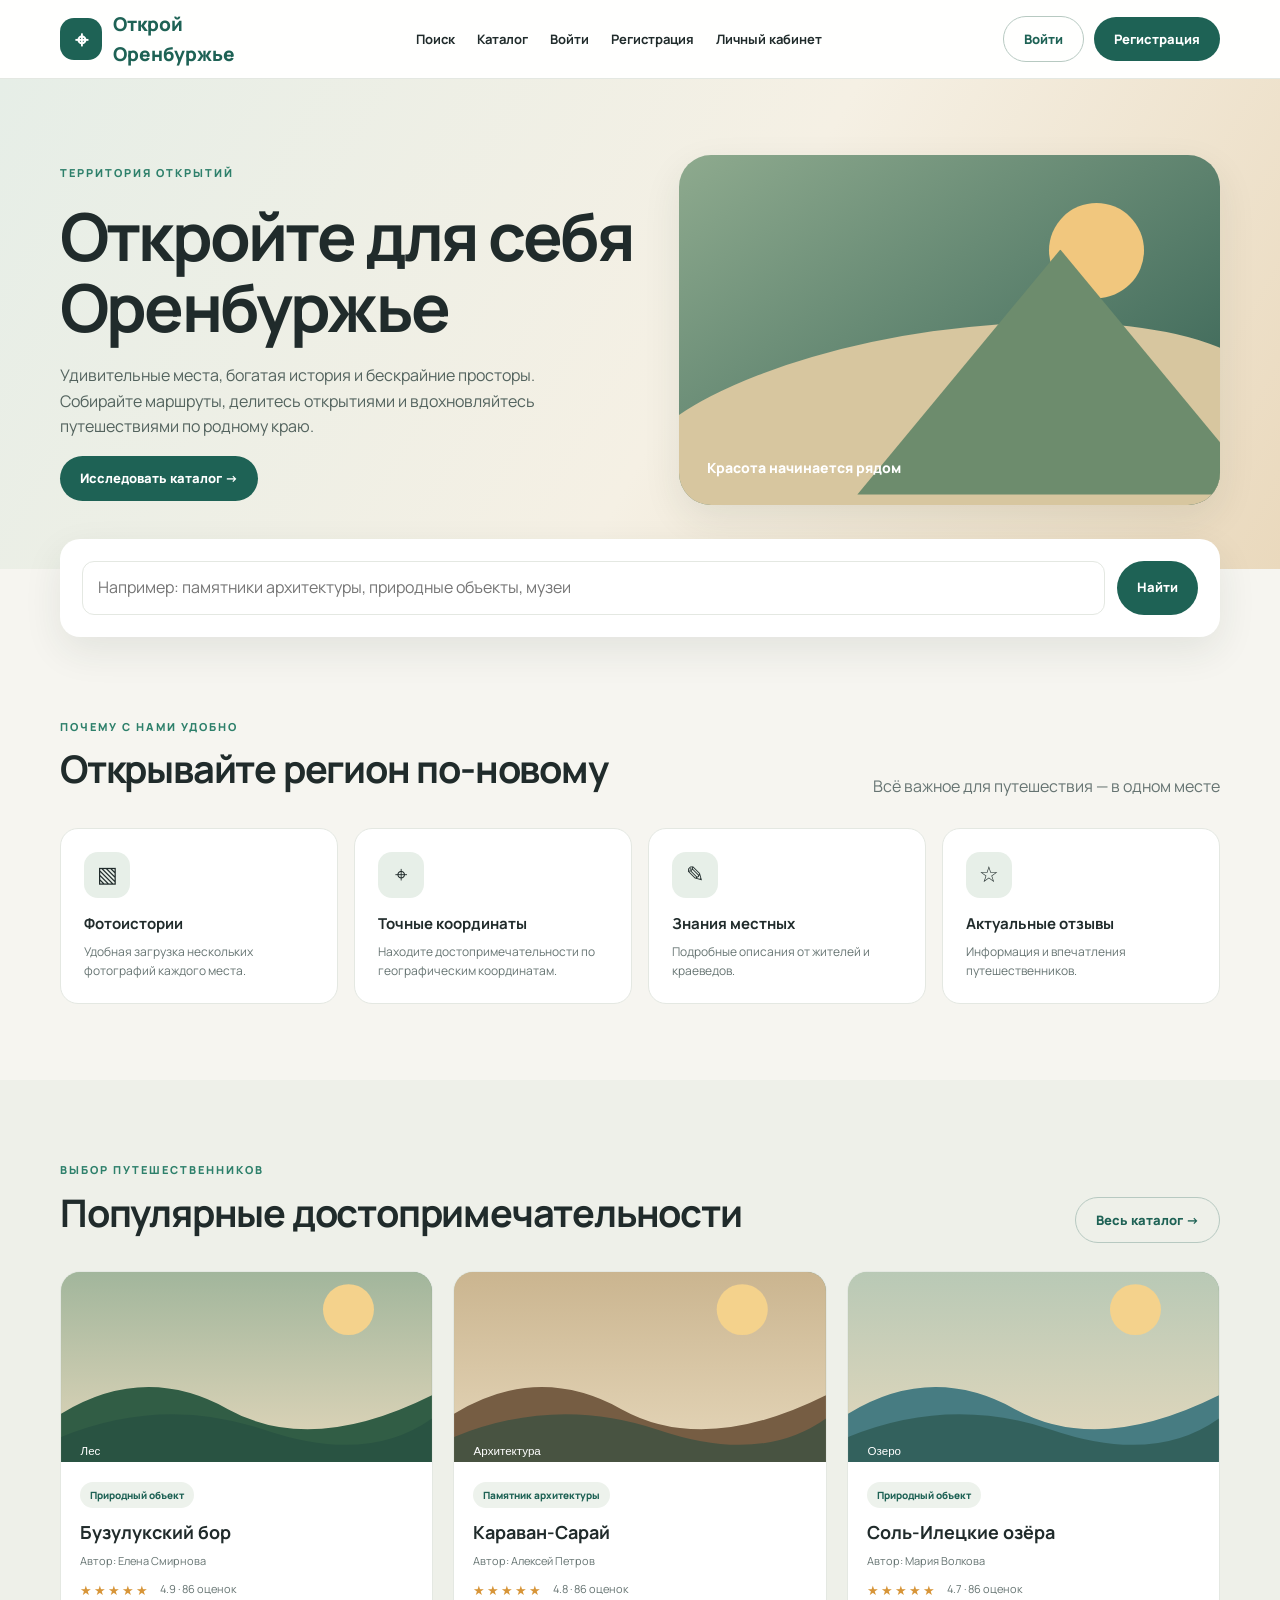
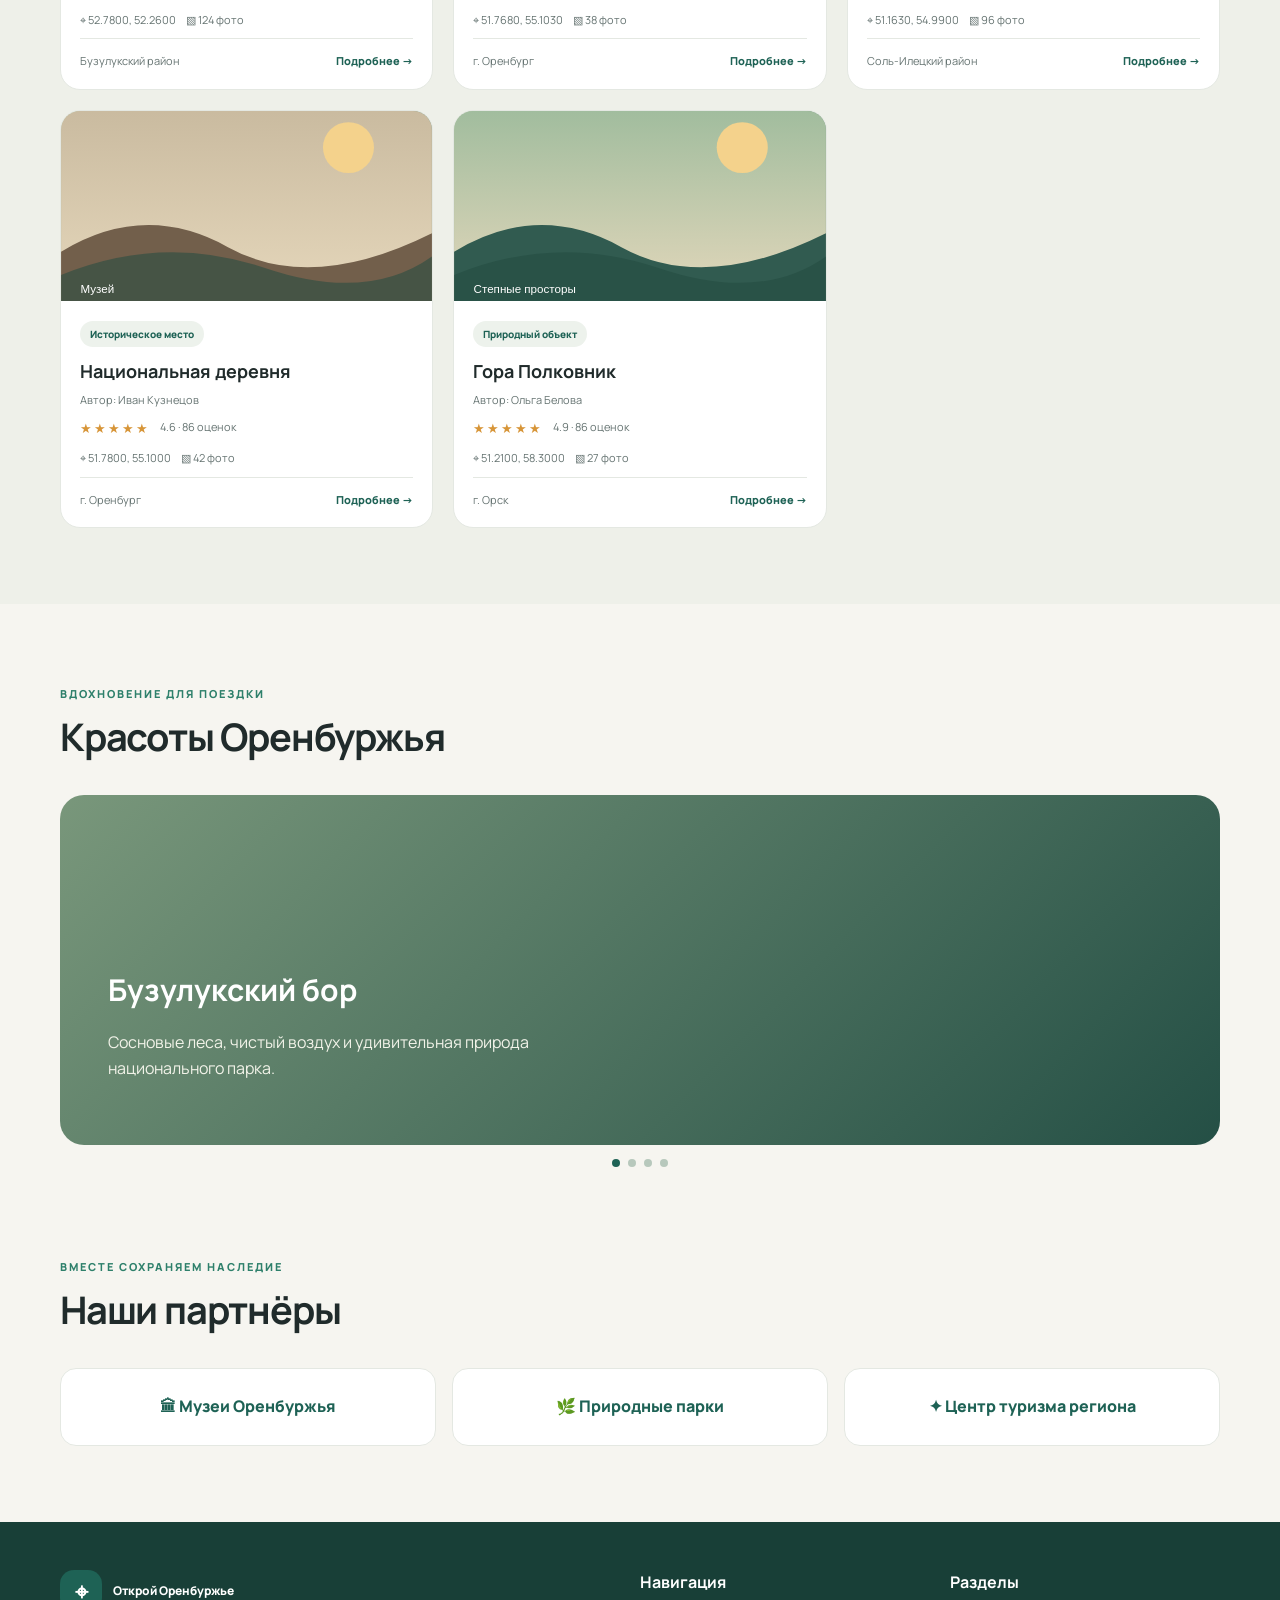
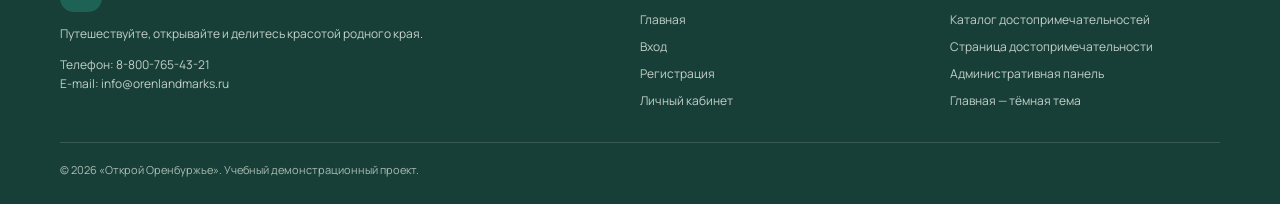
<file: index.html>
<!doctype html><html lang="ru"><head><meta charset="utf-8"><meta name="viewport" content="width=device-width, initial-scale=1"><title>Открой Оренбуржье — путешествия по региону</title><link rel="stylesheet" href="css/style.css"></head><body><header class="site-header"><div class="container header-inner">
<a class="brand" href="index.html"><span class="brand-mark">⌖</span><span>Открой<br>Оренбуржье</span></a>
<input class="menu-toggle" type="checkbox" id="menu-toggle"><label class="menu-icon" for="menu-toggle" aria-label="Открыть меню">☰</label>
<nav class="nav" id="main-nav"><a href="index.html#search-section" id="go-to-search">Поиск</a><a href="catalog.html" id="nav-catalog">Каталог</a><a href="login.html" id="nav-login">Войти</a><a href="register.html" id="nav-register">Регистрация</a><a href="profile.html" id="nav-profile">Личный кабинет</a></nav>
<div class="nav-actions"><a class="btn btn-outline" href="login.html">Войти</a><a class="btn" href="register.html">Регистрация</a></div></div></header>
<section class="hero"><div class="container hero-grid"><div><span class="eyebrow">Территория открытий</span><h1>Откройте для себя<br>Оренбуржье</h1><p>Удивительные места, богатая история и бескрайние просторы. Собирайте маршруты, делитесь открытиями и вдохновляйтесь путешествиями по родному краю.</p><a class="btn" href="catalog.html">Исследовать каталог →</a></div><div class="hero-art"><span class="sun"></span><span class="art-label">Красота начинается рядом</span></div></div></section>
<div class="container"><form class="search-panel" id="search-section" action="catalog.html"><input class="field" id="search-input" list="suggestions" placeholder="Например: памятники архитектуры, природные объекты, музеи"><datalist id="suggestions"><option>Памятники архитектуры</option><option>Природные объекты</option><option>Музеи</option><option>Бузулукский бор</option></datalist><button class="btn" id="search-button">Найти</button></form></div>
<section class="section"><div class="container"><div class="section-head"><div><span class="eyebrow">Почему с нами удобно</span><h2 id="advantages-section">Открывайте регион по-новому</h2></div><p class="section-sub">Всё важное для путешествия — в одном месте</p></div><div class="feature-grid"><div class="feature"><div class="feature-icon">▧</div><h3>Фотоистории</h3><p>Удобная загрузка нескольких фотографий каждого места.</p></div><div class="feature"><div class="feature-icon">⌖</div><h3>Точные координаты</h3><p>Находите достопримечательности по географическим координатам.</p></div><div class="feature"><div class="feature-icon">✎</div><h3>Знания местных</h3><p>Подробные описания от жителей и краеведов.</p></div><div class="feature"><div class="feature-icon">☆</div><h3>Актуальные отзывы</h3><p>Информация и впечатления путешественников.</p></div></div></div></section>
<section class="section" style="background:#eef0e9"><div class="container"><div class="section-head"><div><span class="eyebrow">Выбор путешественников</span><h2 id="popular-section">Популярные достопримечательности</h2></div><a class="btn btn-outline" href="catalog.html">Весь каталог →</a></div><div class="cards"><article class="landmark-card"><a href="landmark.html"><div class="landmark-image"><img src="media/forest.svg" alt="Бузулукский бор"></div></a><div class="card-body"><span class="category">Природный объект</span><h3>Бузулукский бор</h3><p style="font-size:11px;color:var(--muted);margin:0">Автор: Елена Смирнова</p><div class="meta"><span class="stars">★★★★★</span><span>4.9 · 86 оценок</span></div><div class="meta"><span>⌖ 52.7800, 52.2600</span><span>▧ 124 фото</span></div><div class="card-bottom"><span>Бузулукский район</span><a href="landmark.html" style="color:var(--green);font-weight:800">Подробнее →</a></div></div></article>
<article class="landmark-card"><a href="landmark.html"><div class="landmark-image"><img src="media/architecture.svg" alt="Караван-Сарай"></div></a><div class="card-body"><span class="category">Памятник архитектуры</span><h3>Караван-Сарай</h3><p style="font-size:11px;color:var(--muted);margin:0">Автор: Алексей Петров</p><div class="meta"><span class="stars">★★★★★</span><span>4.8 · 86 оценок</span></div><div class="meta"><span>⌖ 51.7680, 55.1030</span><span>▧ 38 фото</span></div><div class="card-bottom"><span>г. Оренбург</span><a href="landmark.html" style="color:var(--green);font-weight:800">Подробнее →</a></div></div></article>
<article class="landmark-card"><a href="landmark.html"><div class="landmark-image"><img src="media/lake.svg" alt="Соль-Илецкие озёра"></div></a><div class="card-body"><span class="category">Природный объект</span><h3>Соль-Илецкие озёра</h3><p style="font-size:11px;color:var(--muted);margin:0">Автор: Мария Волкова</p><div class="meta"><span class="stars">★★★★★</span><span>4.7 · 86 оценок</span></div><div class="meta"><span>⌖ 51.1630, 54.9900</span><span>▧ 96 фото</span></div><div class="card-bottom"><span>Соль-Илецкий район</span><a href="landmark.html" style="color:var(--green);font-weight:800">Подробнее →</a></div></div></article>
<article class="landmark-card"><a href="landmark.html"><div class="landmark-image"><img src="media/museum.svg" alt="Национальная деревня"></div></a><div class="card-body"><span class="category">Историческое место</span><h3>Национальная деревня</h3><p style="font-size:11px;color:var(--muted);margin:0">Автор: Иван Кузнецов</p><div class="meta"><span class="stars">★★★★★</span><span>4.6 · 86 оценок</span></div><div class="meta"><span>⌖ 51.7800, 55.1000</span><span>▧ 42 фото</span></div><div class="card-bottom"><span>г. Оренбург</span><a href="landmark.html" style="color:var(--green);font-weight:800">Подробнее →</a></div></div></article>
<article class="landmark-card"><a href="landmark.html"><div class="landmark-image"><img src="media/steppe.svg" alt="Гора Полковник"></div></a><div class="card-body"><span class="category">Природный объект</span><h3>Гора Полковник</h3><p style="font-size:11px;color:var(--muted);margin:0">Автор: Ольга Белова</p><div class="meta"><span class="stars">★★★★★</span><span>4.9 · 86 оценок</span></div><div class="meta"><span>⌖ 51.2100, 58.3000</span><span>▧ 27 фото</span></div><div class="card-bottom"><span>г. Орск</span><a href="landmark.html" style="color:var(--green);font-weight:800">Подробнее →</a></div></div></article></div></div></section>
<section class="section"><div class="container"><div class="section-head"><div><span class="eyebrow">Вдохновение для поездки</span><h2 id="slider-section">Красоты Оренбуржья</h2></div></div><div class="slider"><div class="slides"><div class="slide"><h3>Бузулукский бор</h3><p>Сосновые леса, чистый воздух и удивительная природа национального парка.</p></div><div class="slide"><h3>Соль-Илецкие озёра</h3><p>Уникальные озёра и просторные степные пейзажи юга области.</p></div><div class="slide"><h3>Караван-Сарай</h3><p>Архитектурная жемчужина Оренбурга и важная часть истории края.</p></div><div class="slide"><h3>Гора Полковник</h3><p>Место, где можно увидеть необычные пейзажи и почувствовать масштаб степи.</p></div></div></div><div class="slider-dots" id="slider-indicators"><span></span><span></span><span></span><span></span></div></div></section>
<section class="section" style="padding-top:10px"><div class="container"><div class="section-head"><div><span class="eyebrow">Вместе сохраняем наследие</span><h2 id="partners-section">Наши партнёры</h2></div></div><div class="partners"><div class="partner">🏛 Музеи Оренбуржья</div><div class="partner">🌿 Природные парки</div><div class="partner">✦ Центр туризма региона</div></div></div></section><footer class="footer" id="footer"><div class="container"><div class="footer-grid"><div><a class="brand" href="index.html"><span class="brand-mark">⌖</span><span style="color:white">Открой Оренбуржье</span></a><p>Путешествуйте, открывайте и делитесь красотой родного края.</p><p>Телефон: 8-800-765-43-21<br>E-mail: info@orenlandmarks.ru</p></div><div><h4>Навигация</h4><div class="footer-links"><a href="index.html">Главная</a><a href="login.html">Вход</a><a href="register.html">Регистрация</a><a href="profile.html">Личный кабинет</a></div></div><div><h4>Разделы</h4><div class="footer-links"><a href="catalog.html">Каталог достопримечательностей</a><a href="landmark.html">Страница достопримечательности</a><a href="admin.html">Административная панель</a><a href="index_dark.html">Главная — тёмная тема</a></div></div></div><div class="copyright">© 2026 «Открой Оренбуржье». Учебный демонстрационный проект.</div></div></footer></body></html>
</file>
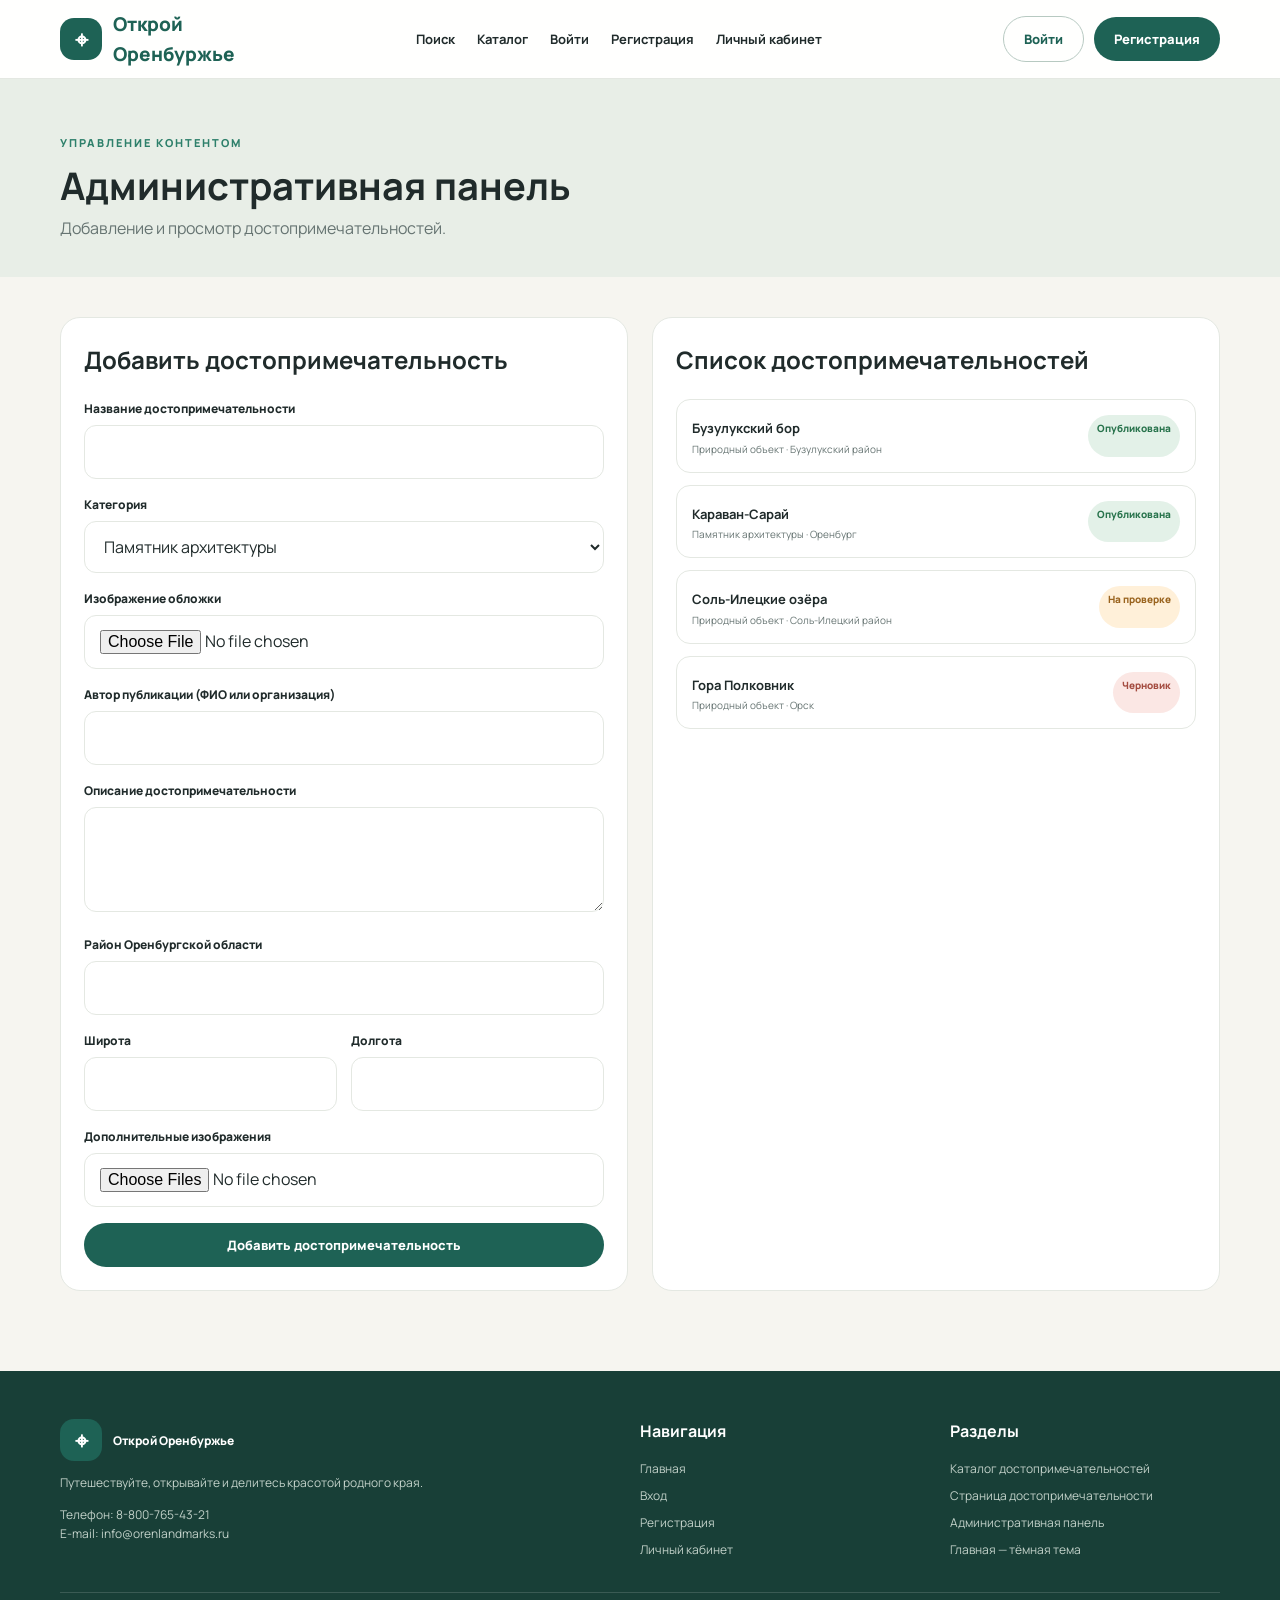
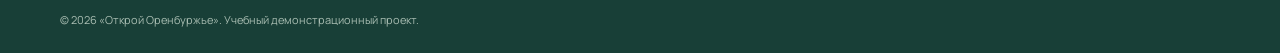
<file: admin.html>
<!doctype html><html lang="ru"><head><meta charset="utf-8"><meta name="viewport" content="width=device-width, initial-scale=1"><title>Административная панель — Открой Оренбуржье</title><link rel="stylesheet" href="css/style.css"></head><body><header class="site-header"><div class="container header-inner">
<a class="brand" href="index.html"><span class="brand-mark">⌖</span><span>Открой<br>Оренбуржье</span></a>
<input class="menu-toggle" type="checkbox" id="menu-toggle"><label class="menu-icon" for="menu-toggle" aria-label="Открыть меню">☰</label>
<nav class="nav" id="main-nav"><a href="index.html#search-section" id="go-to-search">Поиск</a><a href="catalog.html" id="nav-catalog">Каталог</a><a href="login.html" id="nav-login">Войти</a><a href="register.html" id="nav-register">Регистрация</a><a href="profile.html" id="nav-profile">Личный кабинет</a></nav>
<div class="nav-actions"><a class="btn btn-outline" href="login.html">Войти</a><a class="btn" href="register.html">Регистрация</a></div></div></header><section class="page-hero"><div class="container"><span class="eyebrow">Управление контентом</span><h1>Административная панель</h1><p class="section-sub">Добавление и просмотр достопримечательностей.</p></div></section><main class="container admin-layout" id="admin-page"><div class="admin-grid"><section class="panel"><h2 style="margin-top:0">Добавить достопримечательность</h2><form id="admin-add-form"><div class="form-group"><label for="admin-landmark-title">Название достопримечательности</label><input class="field" id="admin-landmark-title" required></div><div class="form-group"><label for="admin-landmark-category">Категория</label><select class="field" id="admin-landmark-category"><option>Памятник архитектуры</option><option>Природный объект</option><option>Музей</option><option>Историческое место</option><option>Религиозное сооружение</option><option>Другое</option></select></div><div class="form-group"><label for="admin-landmark-cover">Изображение обложки</label><input class="field" type="file" id="admin-landmark-cover" accept="image/*"></div><div class="form-group"><label for="admin-landmark-author">Автор публикации (ФИО или организация)</label><input class="field" id="admin-landmark-author" required></div><div class="form-group"><label for="admin-landmark-desc">Описание достопримечательности</label><textarea class="field" id="admin-landmark-desc" rows="3"></textarea></div><div class="form-group"><label for="admin-landmark-district">Район Оренбургской области</label><input class="field" id="admin-landmark-district"></div><div class="two-col"><div class="form-group"><label for="admin-landmark-lat">Широта</label><input class="field" id="admin-landmark-lat"></div><div class="form-group"><label for="admin-landmark-lng">Долгота</label><input class="field" id="admin-landmark-lng"></div></div><div class="form-group"><label for="admin-landmark-images">Дополнительные изображения</label><input class="field" type="file" id="admin-landmark-images" multiple accept="image/*"></div><button class="btn full" id="admin-add-btn" type="submit">Добавить достопримечательность</button></form></section><section class="panel"><h2 style="margin-top:0">Список достопримечательностей</h2><div class="admin-list" id="admin-landmarks-list"><div class="admin-tile"><div><strong>Бузулукский бор</strong><small>Природный объект · Бузулукский район</small></div><span class="status ok">Опубликована</span></div><div class="admin-tile"><div><strong>Караван-Сарай</strong><small>Памятник архитектуры · Оренбург</small></div><span class="status ok">Опубликована</span></div><div class="admin-tile"><div><strong>Соль-Илецкие озёра</strong><small>Природный объект · Соль-Илецкий район</small></div><span class="status">На проверке</span></div><div class="admin-tile"><div><strong>Гора Полковник</strong><small>Природный объект · Орск</small></div><span class="status no">Черновик</span></div></div></section></div></main><footer class="footer" id="footer"><div class="container"><div class="footer-grid"><div><a class="brand" href="index.html"><span class="brand-mark">⌖</span><span style="color:white">Открой Оренбуржье</span></a><p>Путешествуйте, открывайте и делитесь красотой родного края.</p><p>Телефон: 8-800-765-43-21<br>E-mail: info@orenlandmarks.ru</p></div><div><h4>Навигация</h4><div class="footer-links"><a href="index.html">Главная</a><a href="login.html">Вход</a><a href="register.html">Регистрация</a><a href="profile.html">Личный кабинет</a></div></div><div><h4>Разделы</h4><div class="footer-links"><a href="catalog.html">Каталог достопримечательностей</a><a href="landmark.html">Страница достопримечательности</a><a href="admin.html">Административная панель</a><a href="index_dark.html">Главная — тёмная тема</a></div></div></div><div class="copyright">© 2026 «Открой Оренбуржье». Учебный демонстрационный проект.</div></div></footer></body></html>
</file>
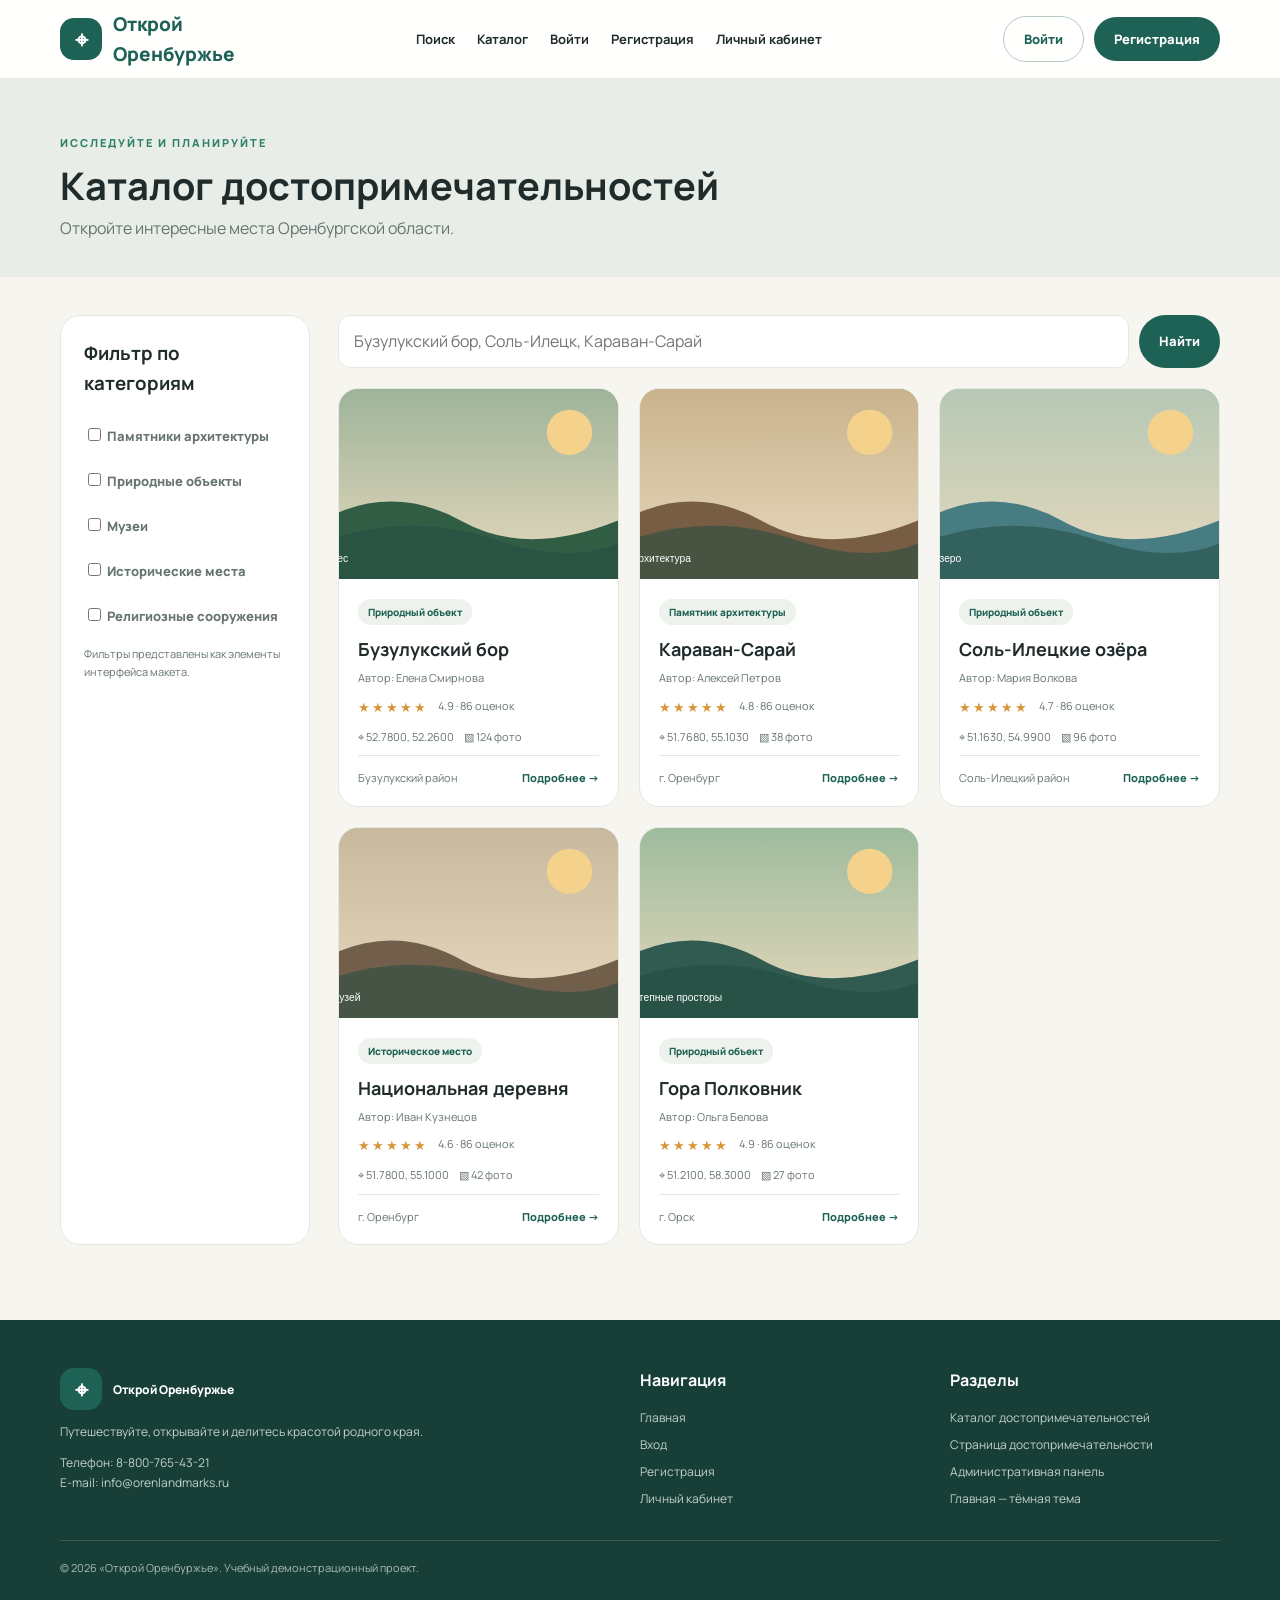
<file: catalog.html>
<!doctype html><html lang="ru"><head><meta charset="utf-8"><meta name="viewport" content="width=device-width, initial-scale=1"><title>Каталог — Открой Оренбуржье</title><link rel="stylesheet" href="css/style.css"></head><body><header class="site-header"><div class="container header-inner">
<a class="brand" href="index.html"><span class="brand-mark">⌖</span><span>Открой<br>Оренбуржье</span></a>
<input class="menu-toggle" type="checkbox" id="menu-toggle"><label class="menu-icon" for="menu-toggle" aria-label="Открыть меню">☰</label>
<nav class="nav" id="main-nav"><a href="index.html#search-section" id="go-to-search">Поиск</a><a href="catalog.html" id="nav-catalog">Каталог</a><a href="login.html" id="nav-login">Войти</a><a href="register.html" id="nav-register">Регистрация</a><a href="profile.html" id="nav-profile">Личный кабинет</a></nav>
<div class="nav-actions"><a class="btn btn-outline" href="login.html">Войти</a><a class="btn" href="register.html">Регистрация</a></div></div></header><section class="page-hero"><div class="container"><span class="eyebrow">Исследуйте и планируйте</span><h1>Каталог достопримечательностей</h1><p class="section-sub">Откройте интересные места Оренбургской области.</p></div></section><main class="container page-layout" id="catalog-page"><aside class="panel filter-panel" id="filter-panel"><h3>Фильтр по категориям</h3><label class="filter-option"><input type="checkbox"> Памятники архитектуры</label><label class="filter-option"><input type="checkbox"> Природные объекты</label><label class="filter-option"><input type="checkbox"> Музеи</label><label class="filter-option"><input type="checkbox"> Исторические места</label><label class="filter-option"><input type="checkbox"> Религиозные сооружения</label><p style="font-size:11px;color:var(--muted)">Фильтры представлены как элементы интерфейса макета.</p></aside><section><form class="catalog-tools" action="#catalog-results"><input class="field" id="catalog-search" list="catalog-suggestions" placeholder="Бузулукский бор, Соль-Илецк, Караван-Сарай"><datalist id="catalog-suggestions"><option>Бузулукский бор</option><option>Соль-Илецк</option><option>Караван-Сарай</option></datalist><button class="btn" id="catalog-search-btn">Найти</button></form><div class="cards" id="catalog-results"><article class="landmark-card"><a href="landmark.html"><div class="landmark-image"><img src="media/forest.svg" alt="Бузулукский бор"></div></a><div class="card-body"><span class="category">Природный объект</span><h3>Бузулукский бор</h3><p style="font-size:11px;color:var(--muted);margin:0">Автор: Елена Смирнова</p><div class="meta"><span class="stars">★★★★★</span><span>4.9 · 86 оценок</span></div><div class="meta"><span>⌖ 52.7800, 52.2600</span><span>▧ 124 фото</span></div><div class="card-bottom"><span>Бузулукский район</span><a href="landmark.html" style="color:var(--green);font-weight:800">Подробнее →</a></div></div></article>
<article class="landmark-card"><a href="landmark.html"><div class="landmark-image"><img src="media/architecture.svg" alt="Караван-Сарай"></div></a><div class="card-body"><span class="category">Памятник архитектуры</span><h3>Караван-Сарай</h3><p style="font-size:11px;color:var(--muted);margin:0">Автор: Алексей Петров</p><div class="meta"><span class="stars">★★★★★</span><span>4.8 · 86 оценок</span></div><div class="meta"><span>⌖ 51.7680, 55.1030</span><span>▧ 38 фото</span></div><div class="card-bottom"><span>г. Оренбург</span><a href="landmark.html" style="color:var(--green);font-weight:800">Подробнее →</a></div></div></article>
<article class="landmark-card"><a href="landmark.html"><div class="landmark-image"><img src="media/lake.svg" alt="Соль-Илецкие озёра"></div></a><div class="card-body"><span class="category">Природный объект</span><h3>Соль-Илецкие озёра</h3><p style="font-size:11px;color:var(--muted);margin:0">Автор: Мария Волкова</p><div class="meta"><span class="stars">★★★★★</span><span>4.7 · 86 оценок</span></div><div class="meta"><span>⌖ 51.1630, 54.9900</span><span>▧ 96 фото</span></div><div class="card-bottom"><span>Соль-Илецкий район</span><a href="landmark.html" style="color:var(--green);font-weight:800">Подробнее →</a></div></div></article>
<article class="landmark-card"><a href="landmark.html"><div class="landmark-image"><img src="media/museum.svg" alt="Национальная деревня"></div></a><div class="card-body"><span class="category">Историческое место</span><h3>Национальная деревня</h3><p style="font-size:11px;color:var(--muted);margin:0">Автор: Иван Кузнецов</p><div class="meta"><span class="stars">★★★★★</span><span>4.6 · 86 оценок</span></div><div class="meta"><span>⌖ 51.7800, 55.1000</span><span>▧ 42 фото</span></div><div class="card-bottom"><span>г. Оренбург</span><a href="landmark.html" style="color:var(--green);font-weight:800">Подробнее →</a></div></div></article>
<article class="landmark-card"><a href="landmark.html"><div class="landmark-image"><img src="media/steppe.svg" alt="Гора Полковник"></div></a><div class="card-body"><span class="category">Природный объект</span><h3>Гора Полковник</h3><p style="font-size:11px;color:var(--muted);margin:0">Автор: Ольга Белова</p><div class="meta"><span class="stars">★★★★★</span><span>4.9 · 86 оценок</span></div><div class="meta"><span>⌖ 51.2100, 58.3000</span><span>▧ 27 фото</span></div><div class="card-bottom"><span>г. Орск</span><a href="landmark.html" style="color:var(--green);font-weight:800">Подробнее →</a></div></div></article></div></section></main><footer class="footer" id="footer"><div class="container"><div class="footer-grid"><div><a class="brand" href="index.html"><span class="brand-mark">⌖</span><span style="color:white">Открой Оренбуржье</span></a><p>Путешествуйте, открывайте и делитесь красотой родного края.</p><p>Телефон: 8-800-765-43-21<br>E-mail: info@orenlandmarks.ru</p></div><div><h4>Навигация</h4><div class="footer-links"><a href="index.html">Главная</a><a href="login.html">Вход</a><a href="register.html">Регистрация</a><a href="profile.html">Личный кабинет</a></div></div><div><h4>Разделы</h4><div class="footer-links"><a href="catalog.html">Каталог достопримечательностей</a><a href="landmark.html">Страница достопримечательности</a><a href="admin.html">Административная панель</a><a href="index_dark.html">Главная — тёмная тема</a></div></div></div><div class="copyright">© 2026 «Открой Оренбуржье». Учебный демонстрационный проект.</div></div></footer></body></html>
</file>
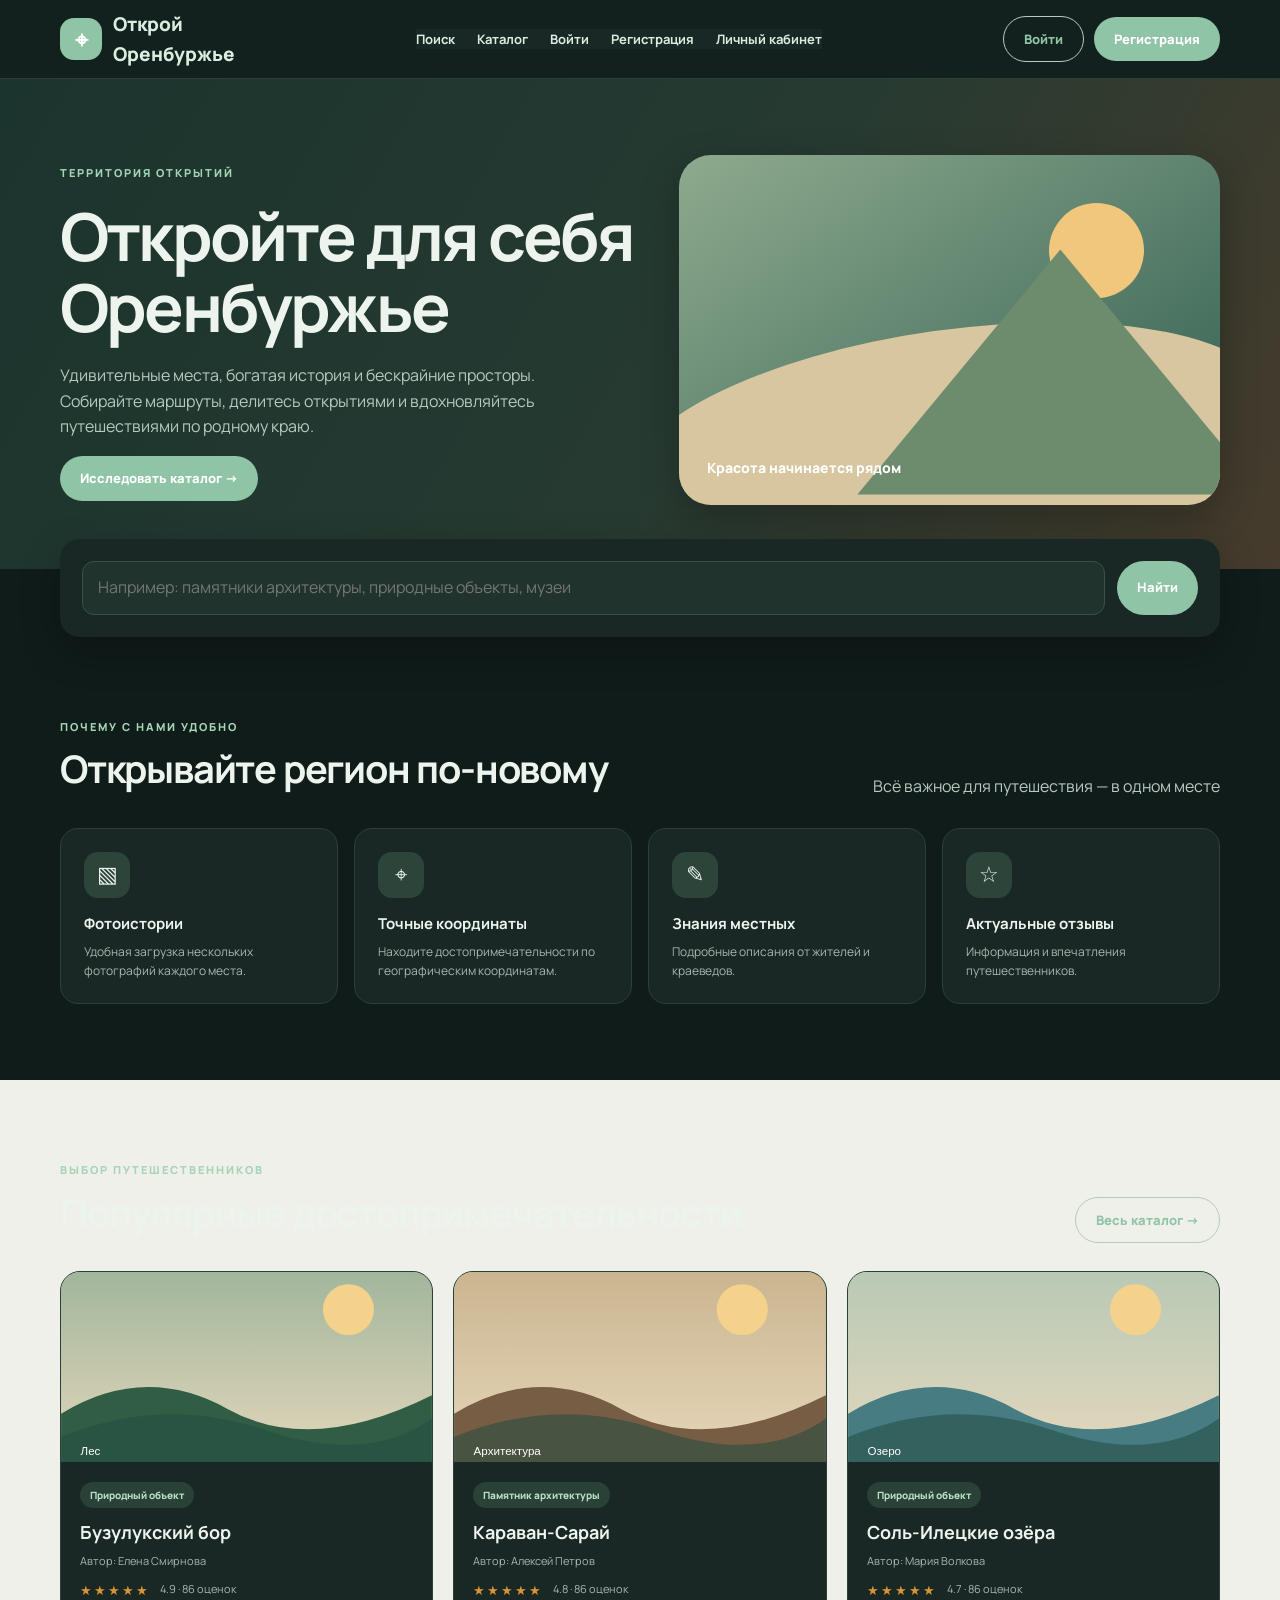
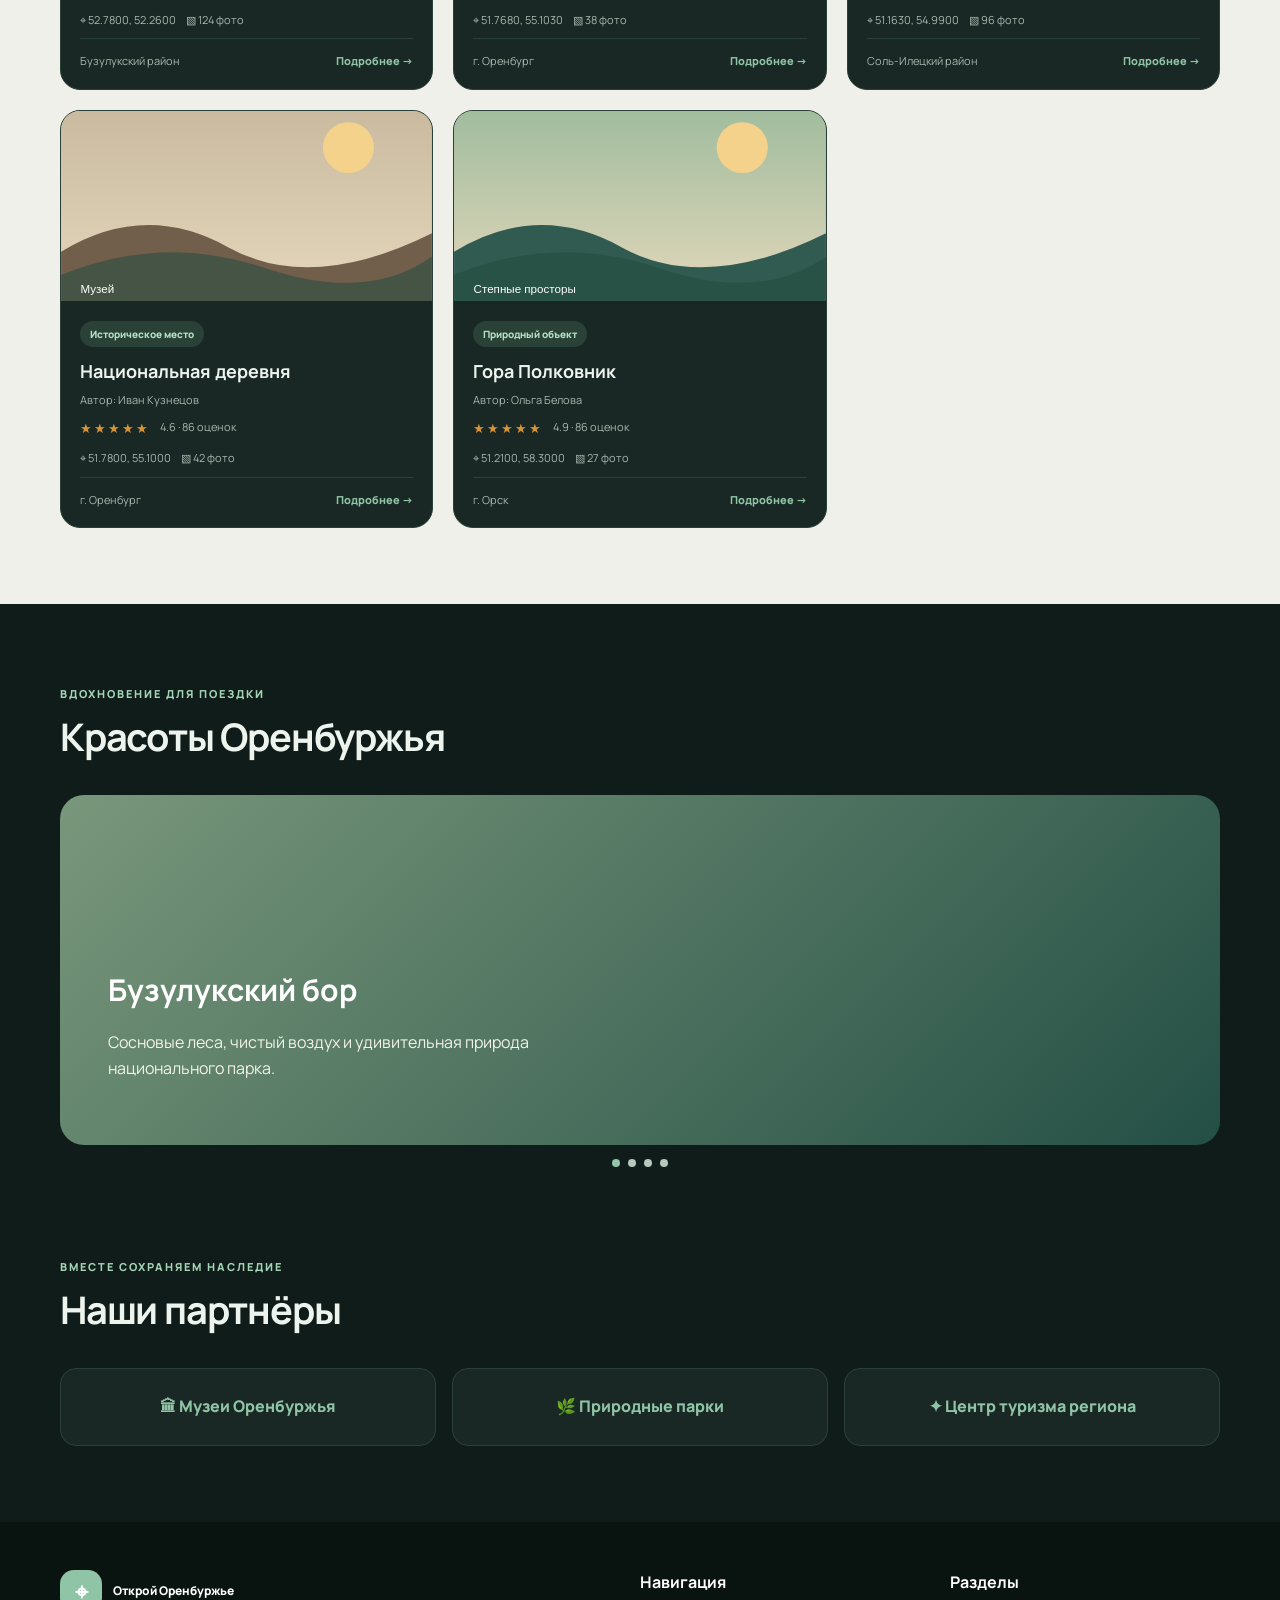
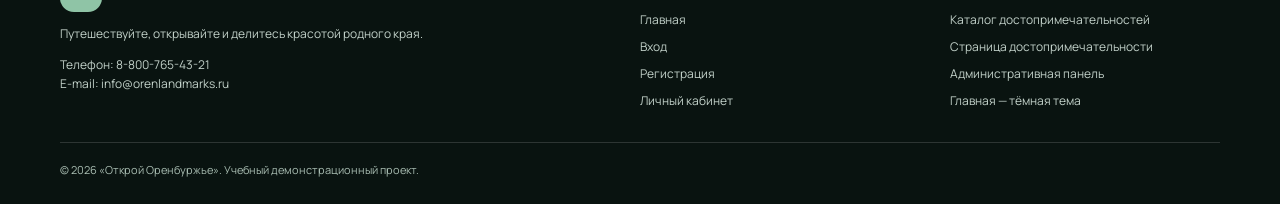
<file: index_dark.html>
<!doctype html><html lang="ru"><head><meta charset="utf-8"><meta name="viewport" content="width=device-width, initial-scale=1"><title>Открой Оренбуржье — путешествия по региону</title><link rel="stylesheet" href="css/style.css"></head><body class="dark"><header class="site-header"><div class="container header-inner">
<a class="brand" href="index.html"><span class="brand-mark">⌖</span><span>Открой<br>Оренбуржье</span></a>
<input class="menu-toggle" type="checkbox" id="menu-toggle"><label class="menu-icon" for="menu-toggle" aria-label="Открыть меню">☰</label>
<nav class="nav" id="main-nav-dark"><a href="index.html#search-section" id="go-to-search">Поиск</a><a href="catalog.html" id="nav-catalog">Каталог</a><a href="login.html" id="nav-login">Войти</a><a href="register.html" id="nav-register">Регистрация</a><a href="profile.html" id="nav-profile">Личный кабинет</a></nav>
<div class="nav-actions"><a class="btn btn-outline" href="login.html">Войти</a><a class="btn" href="register.html">Регистрация</a></div></div></header>
<section class="hero"><div class="container hero-grid"><div><span class="eyebrow">Территория открытий</span><h1>Откройте для себя<br>Оренбуржье</h1><p>Удивительные места, богатая история и бескрайние просторы. Собирайте маршруты, делитесь открытиями и вдохновляйтесь путешествиями по родному краю.</p><a class="btn" href="catalog.html">Исследовать каталог →</a></div><div class="hero-art"><span class="sun"></span><span class="art-label">Красота начинается рядом</span></div></div></section>
<div class="container"><form class="search-panel" id="search-section-dark" action="catalog.html"><input class="field" id="search-input-dark" list="suggestions" placeholder="Например: памятники архитектуры, природные объекты, музеи"><datalist id="suggestions"><option>Памятники архитектуры</option><option>Природные объекты</option><option>Музеи</option><option>Бузулукский бор</option></datalist><button class="btn" id="search-button-dark">Найти</button></form></div>
<section class="section"><div class="container"><div class="section-head"><div><span class="eyebrow">Почему с нами удобно</span><h2 id="advantages-section-dark">Открывайте регион по-новому</h2></div><p class="section-sub">Всё важное для путешествия — в одном месте</p></div><div class="feature-grid"><div class="feature"><div class="feature-icon">▧</div><h3>Фотоистории</h3><p>Удобная загрузка нескольких фотографий каждого места.</p></div><div class="feature"><div class="feature-icon">⌖</div><h3>Точные координаты</h3><p>Находите достопримечательности по географическим координатам.</p></div><div class="feature"><div class="feature-icon">✎</div><h3>Знания местных</h3><p>Подробные описания от жителей и краеведов.</p></div><div class="feature"><div class="feature-icon">☆</div><h3>Актуальные отзывы</h3><p>Информация и впечатления путешественников.</p></div></div></div></section>
<section class="section" style="background:#eef0e9"><div class="container"><div class="section-head"><div><span class="eyebrow">Выбор путешественников</span><h2 id="popular-section-dark">Популярные достопримечательности</h2></div><a class="btn btn-outline" href="catalog.html">Весь каталог →</a></div><div class="cards"><article class="landmark-card"><a href="landmark.html"><div class="landmark-image"><img src="media/forest.svg" alt="Бузулукский бор"></div></a><div class="card-body"><span class="category">Природный объект</span><h3>Бузулукский бор</h3><p style="font-size:11px;color:var(--muted);margin:0">Автор: Елена Смирнова</p><div class="meta"><span class="stars">★★★★★</span><span>4.9 · 86 оценок</span></div><div class="meta"><span>⌖ 52.7800, 52.2600</span><span>▧ 124 фото</span></div><div class="card-bottom"><span>Бузулукский район</span><a href="landmark.html" style="color:var(--green);font-weight:800">Подробнее →</a></div></div></article>
<article class="landmark-card"><a href="landmark.html"><div class="landmark-image"><img src="media/architecture.svg" alt="Караван-Сарай"></div></a><div class="card-body"><span class="category">Памятник архитектуры</span><h3>Караван-Сарай</h3><p style="font-size:11px;color:var(--muted);margin:0">Автор: Алексей Петров</p><div class="meta"><span class="stars">★★★★★</span><span>4.8 · 86 оценок</span></div><div class="meta"><span>⌖ 51.7680, 55.1030</span><span>▧ 38 фото</span></div><div class="card-bottom"><span>г. Оренбург</span><a href="landmark.html" style="color:var(--green);font-weight:800">Подробнее →</a></div></div></article>
<article class="landmark-card"><a href="landmark.html"><div class="landmark-image"><img src="media/lake.svg" alt="Соль-Илецкие озёра"></div></a><div class="card-body"><span class="category">Природный объект</span><h3>Соль-Илецкие озёра</h3><p style="font-size:11px;color:var(--muted);margin:0">Автор: Мария Волкова</p><div class="meta"><span class="stars">★★★★★</span><span>4.7 · 86 оценок</span></div><div class="meta"><span>⌖ 51.1630, 54.9900</span><span>▧ 96 фото</span></div><div class="card-bottom"><span>Соль-Илецкий район</span><a href="landmark.html" style="color:var(--green);font-weight:800">Подробнее →</a></div></div></article>
<article class="landmark-card"><a href="landmark.html"><div class="landmark-image"><img src="media/museum.svg" alt="Национальная деревня"></div></a><div class="card-body"><span class="category">Историческое место</span><h3>Национальная деревня</h3><p style="font-size:11px;color:var(--muted);margin:0">Автор: Иван Кузнецов</p><div class="meta"><span class="stars">★★★★★</span><span>4.6 · 86 оценок</span></div><div class="meta"><span>⌖ 51.7800, 55.1000</span><span>▧ 42 фото</span></div><div class="card-bottom"><span>г. Оренбург</span><a href="landmark.html" style="color:var(--green);font-weight:800">Подробнее →</a></div></div></article>
<article class="landmark-card"><a href="landmark.html"><div class="landmark-image"><img src="media/steppe.svg" alt="Гора Полковник"></div></a><div class="card-body"><span class="category">Природный объект</span><h3>Гора Полковник</h3><p style="font-size:11px;color:var(--muted);margin:0">Автор: Ольга Белова</p><div class="meta"><span class="stars">★★★★★</span><span>4.9 · 86 оценок</span></div><div class="meta"><span>⌖ 51.2100, 58.3000</span><span>▧ 27 фото</span></div><div class="card-bottom"><span>г. Орск</span><a href="landmark.html" style="color:var(--green);font-weight:800">Подробнее →</a></div></div></article></div></div></section>
<section class="section"><div class="container"><div class="section-head"><div><span class="eyebrow">Вдохновение для поездки</span><h2 id="slider-section-dark">Красоты Оренбуржья</h2></div></div><div class="slider"><div class="slides"><div class="slide"><h3>Бузулукский бор</h3><p>Сосновые леса, чистый воздух и удивительная природа национального парка.</p></div><div class="slide"><h3>Соль-Илецкие озёра</h3><p>Уникальные озёра и просторные степные пейзажи юга области.</p></div><div class="slide"><h3>Караван-Сарай</h3><p>Архитектурная жемчужина Оренбурга и важная часть истории края.</p></div><div class="slide"><h3>Гора Полковник</h3><p>Место, где можно увидеть необычные пейзажи и почувствовать масштаб степи.</p></div></div></div><div class="slider-dots" id="slider-indicators-dark"><span></span><span></span><span></span><span></span></div></div></section>
<section class="section" style="padding-top:10px"><div class="container"><div class="section-head"><div><span class="eyebrow">Вместе сохраняем наследие</span><h2 id="partners-section-dark">Наши партнёры</h2></div></div><div class="partners"><div class="partner">🏛 Музеи Оренбуржья</div><div class="partner">🌿 Природные парки</div><div class="partner">✦ Центр туризма региона</div></div></div></section><footer class="footer" id="footer"><div class="container"><div class="footer-grid"><div><a class="brand" href="index.html"><span class="brand-mark">⌖</span><span style="color:white">Открой Оренбуржье</span></a><p>Путешествуйте, открывайте и делитесь красотой родного края.</p><p>Телефон: 8-800-765-43-21<br>E-mail: info@orenlandmarks.ru</p></div><div><h4>Навигация</h4><div class="footer-links"><a href="index.html">Главная</a><a href="login.html">Вход</a><a href="register.html">Регистрация</a><a href="profile.html">Личный кабинет</a></div></div><div><h4>Разделы</h4><div class="footer-links"><a href="catalog.html">Каталог достопримечательностей</a><a href="landmark.html">Страница достопримечательности</a><a href="admin.html">Административная панель</a><a href="index_dark.html">Главная — тёмная тема</a></div></div></div><div class="copyright">© 2026 «Открой Оренбуржье». Учебный демонстрационный проект.</div></div></footer></body></html>
</file>
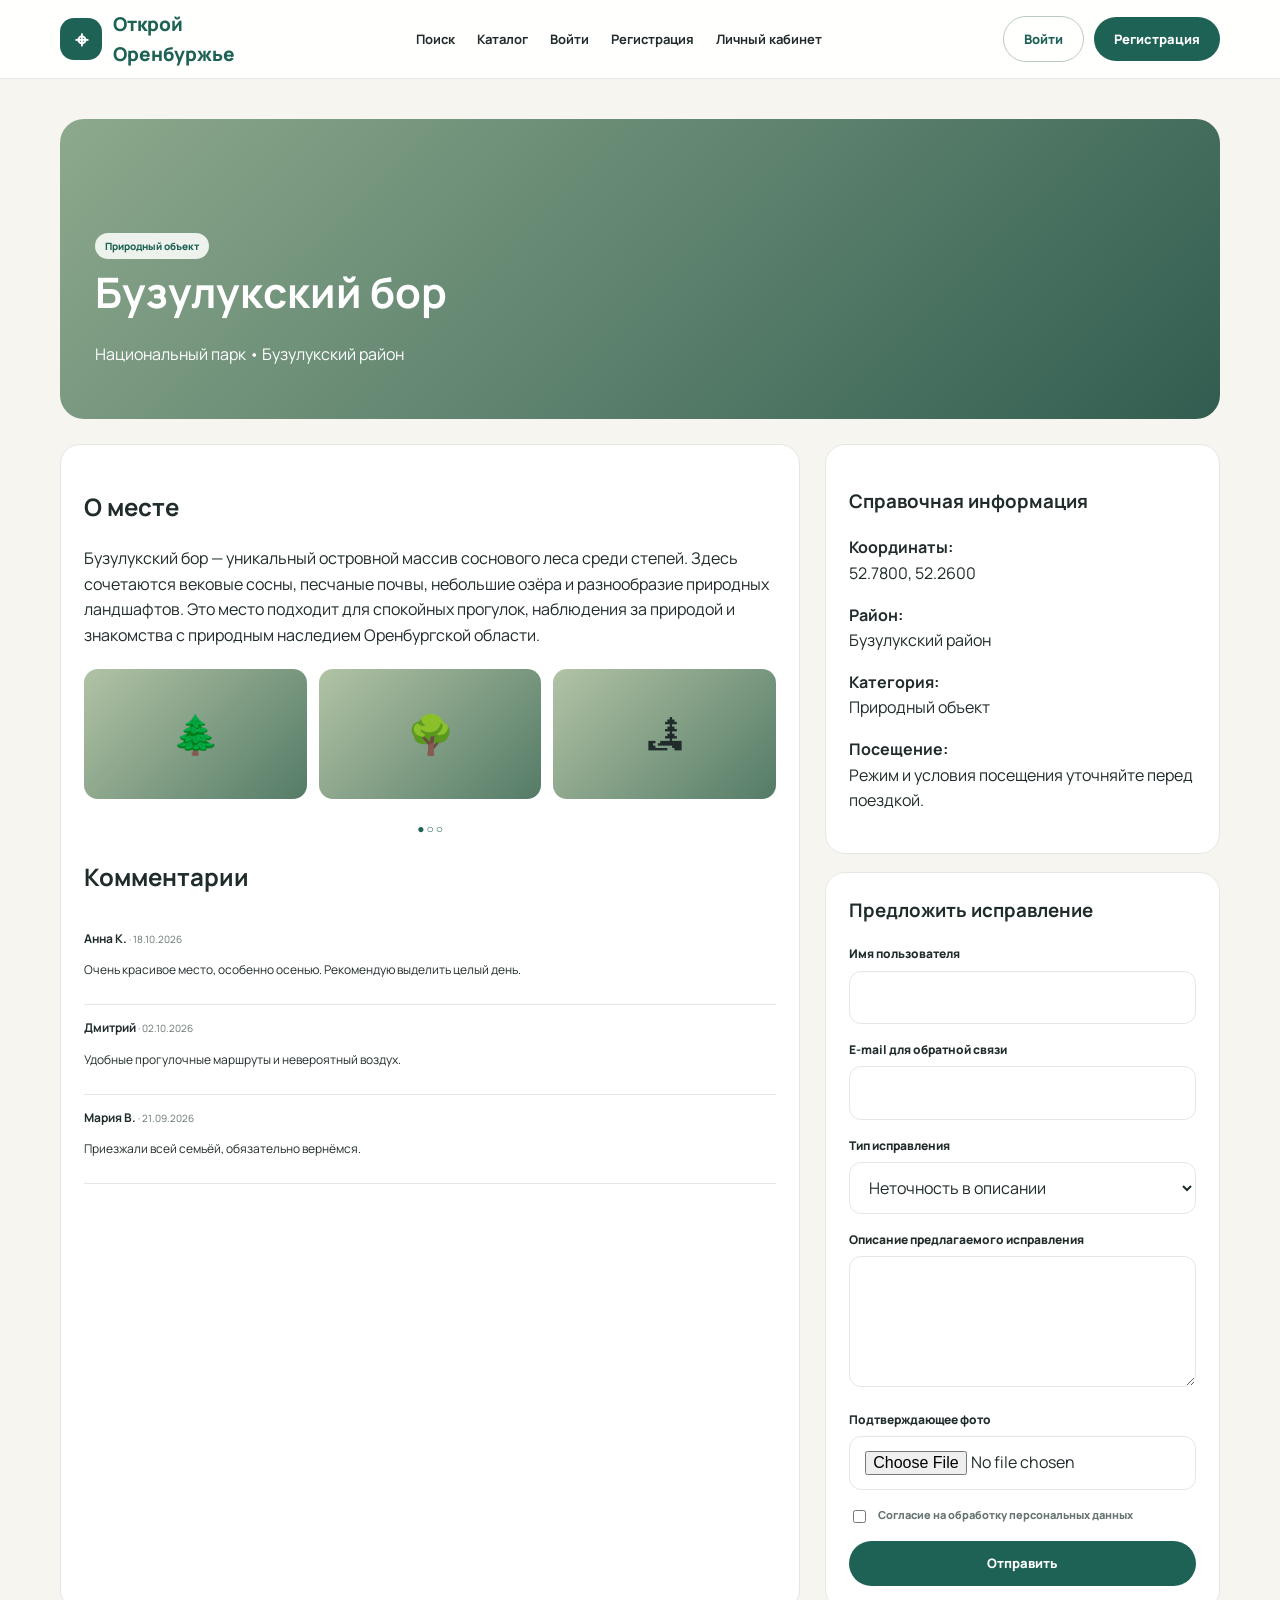
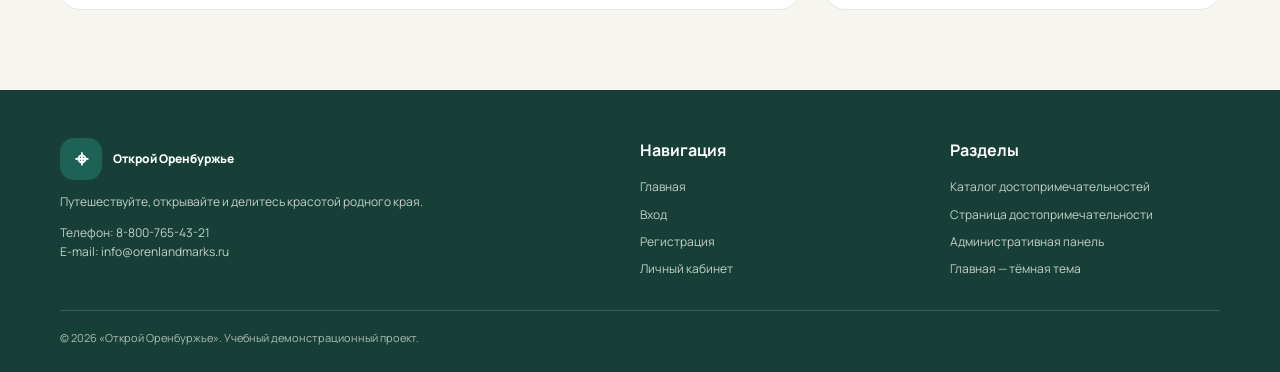
<file: landmark.html>
<!doctype html><html lang="ru"><head><meta charset="utf-8"><meta name="viewport" content="width=device-width, initial-scale=1"><title>Бузулукский бор — Открой Оренбуржье</title><link rel="stylesheet" href="css/style.css"></head><body><header class="site-header"><div class="container header-inner">
<a class="brand" href="index.html"><span class="brand-mark">⌖</span><span>Открой<br>Оренбуржье</span></a>
<input class="menu-toggle" type="checkbox" id="menu-toggle"><label class="menu-icon" for="menu-toggle" aria-label="Открыть меню">☰</label>
<nav class="nav" id="main-nav"><a href="index.html#search-section" id="go-to-search">Поиск</a><a href="catalog.html" id="nav-catalog">Каталог</a><a href="login.html" id="nav-login">Войти</a><a href="register.html" id="nav-register">Регистрация</a><a href="profile.html" id="nav-profile">Личный кабинет</a></nav>
<div class="nav-actions"><a class="btn btn-outline" href="login.html">Войти</a><a class="btn" href="register.html">Регистрация</a></div></div></header><main class="container landmark-detail" id="landmark-page"><div class="detail-hero"><div><span class="category">Природный объект</span><h1 id="landmark-name">Бузулукский бор</h1><p>Национальный парк • Бузулукский район</p></div></div><div class="detail-content"><section class="panel"><h2>О месте</h2><p id="landmark-desc">Бузулукский бор — уникальный островной массив соснового леса среди степей. Здесь сочетаются вековые сосны, песчаные почвы, небольшие озёра и разнообразие природных ландшафтов. Это место подходит для спокойных прогулок, наблюдения за природой и знакомства с природным наследием Оренбургской области.</p><div class="photo-strip" id="landmark-slider"><div class="photo">🌲</div><div class="photo">🌳</div><div class="photo">🏞</div></div><div style="display:flex;gap:7px;justify-content:center;color:var(--green);font-size:12px">● ○ ○</div><h2>Комментарии</h2><div id="landmark-comments"><div class="comment"><strong>Анна К.</strong> <small> · 18.10.2026</small><p>Очень красивое место, особенно осенью. Рекомендую выделить целый день.</p></div><div class="comment"><strong>Дмитрий</strong> <small> · 02.10.2026</small><p>Удобные прогулочные маршруты и невероятный воздух.</p></div><div class="comment"><strong>Мария В.</strong> <small> · 21.09.2026</small><p>Приезжали всей семьёй, обязательно вернёмся.</p></div></div></section><aside><div class="info-card"><h3>Справочная информация</h3><p id="landmark-coords"><strong>Координаты:</strong><br>52.7800, 52.2600</p><p id="landmark-region"><strong>Район:</strong><br>Бузулукский район</p><p id="landmark-cat"><strong>Категория:</strong><br>Природный объект</p><p id="landmark-info"><strong>Посещение:</strong><br>Режим и условия посещения уточняйте перед поездкой.</p></div><div class="form-card" style="margin-top:18px"><h3 style="margin-top:0">Предложить исправление</h3><form id="correction-form"><div class="form-group"><label for="correction-name">Имя пользователя</label><input class="field" id="correction-name" required></div><div class="form-group"><label for="correction-email">E-mail для обратной связи</label><input class="field" type="email" id="correction-email" required></div><div class="form-group"><label for="correction-type">Тип исправления</label><select class="field" id="correction-type"><option>Неточность в описании</option><option>Устаревшие данные</option><option>Некорректные координаты</option><option>Некачественное фото</option><option>Другое</option></select></div><div class="form-group"><label for="correction-text">Описание предлагаемого исправления</label><textarea class="field" id="correction-text" rows="4" required></textarea></div><div class="form-group"><label for="correction-file">Подтверждающее фото</label><input class="field" type="file" id="correction-file" accept="image/*"></div><label class="checkline"><input type="checkbox" id="correction-consent" required> Согласие на обработку персональных данных</label><button class="btn full" id="correction-submit" type="submit">Отправить</button></form></div></aside></div></main><footer class="footer" id="footer"><div class="container"><div class="footer-grid"><div><a class="brand" href="index.html"><span class="brand-mark">⌖</span><span style="color:white">Открой Оренбуржье</span></a><p>Путешествуйте, открывайте и делитесь красотой родного края.</p><p>Телефон: 8-800-765-43-21<br>E-mail: info@orenlandmarks.ru</p></div><div><h4>Навигация</h4><div class="footer-links"><a href="index.html">Главная</a><a href="login.html">Вход</a><a href="register.html">Регистрация</a><a href="profile.html">Личный кабинет</a></div></div><div><h4>Разделы</h4><div class="footer-links"><a href="catalog.html">Каталог достопримечательностей</a><a href="landmark.html">Страница достопримечательности</a><a href="admin.html">Административная панель</a><a href="index_dark.html">Главная — тёмная тема</a></div></div></div><div class="copyright">© 2026 «Открой Оренбуржье». Учебный демонстрационный проект.</div></div></footer></body></html>
</file>
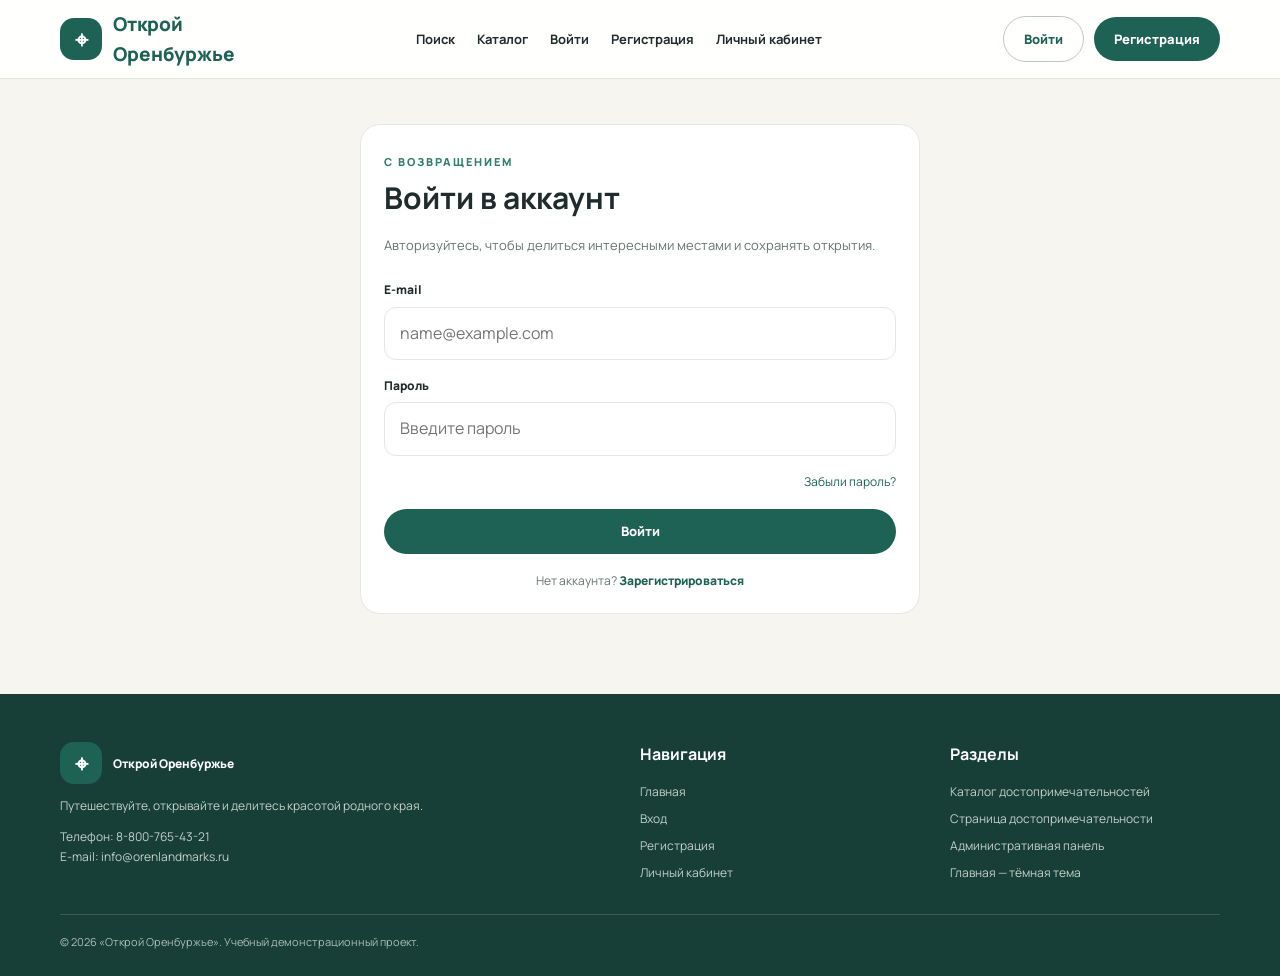
<file: login.html>
<!doctype html><html lang="ru"><head><meta charset="utf-8"><meta name="viewport" content="width=device-width, initial-scale=1"><title>Вход — Открой Оренбуржье</title><link rel="stylesheet" href="css/style.css"></head><body><header class="site-header"><div class="container header-inner">
<a class="brand" href="index.html"><span class="brand-mark">⌖</span><span>Открой<br>Оренбуржье</span></a>
<input class="menu-toggle" type="checkbox" id="menu-toggle"><label class="menu-icon" for="menu-toggle" aria-label="Открыть меню">☰</label>
<nav class="nav" id="main-nav"><a href="index.html#search-section" id="go-to-search">Поиск</a><a href="catalog.html" id="nav-catalog">Каталог</a><a href="login.html" id="nav-login">Войти</a><a href="register.html" id="nav-register">Регистрация</a><a href="profile.html" id="nav-profile">Личный кабинет</a></nav>
<div class="nav-actions"><a class="btn btn-outline" href="login.html">Войти</a><a class="btn" href="register.html">Регистрация</a></div></div></header><main class="container form-wrap"><form class="form-card" id="login-form"><span class="eyebrow">С возвращением</span><h1>Войти в аккаунт</h1><p>Авторизуйтесь, чтобы делиться интересными местами и сохранять открытия.</p><div class="form-group"><label for="login-email">E-mail</label><input class="field" type="email" id="login-email" placeholder="name@example.com" required></div><div class="form-group"><label for="login-password">Пароль</label><input class="field" type="password" id="login-password" placeholder="Введите пароль" required></div><div style="text-align:right;font-size:12px;margin:5px 0 18px"><a id="forgot-password-link" href="mailto:info@orenlandmarks.ru" style="color:var(--green)">Забыли пароль?</a></div><button class="btn full" id="login-submit" type="submit">Войти</button><div class="form-note">Нет аккаунта? <a href="register.html" style="color:var(--green);font-weight:800">Зарегистрироваться</a></div></form></main><footer class="footer" id="footer"><div class="container"><div class="footer-grid"><div><a class="brand" href="index.html"><span class="brand-mark">⌖</span><span style="color:white">Открой Оренбуржье</span></a><p>Путешествуйте, открывайте и делитесь красотой родного края.</p><p>Телефон: 8-800-765-43-21<br>E-mail: info@orenlandmarks.ru</p></div><div><h4>Навигация</h4><div class="footer-links"><a href="index.html">Главная</a><a href="login.html">Вход</a><a href="register.html">Регистрация</a><a href="profile.html">Личный кабинет</a></div></div><div><h4>Разделы</h4><div class="footer-links"><a href="catalog.html">Каталог достопримечательностей</a><a href="landmark.html">Страница достопримечательности</a><a href="admin.html">Административная панель</a><a href="index_dark.html">Главная — тёмная тема</a></div></div></div><div class="copyright">© 2026 «Открой Оренбуржье». Учебный демонстрационный проект.</div></div></footer></body></html>
</file>
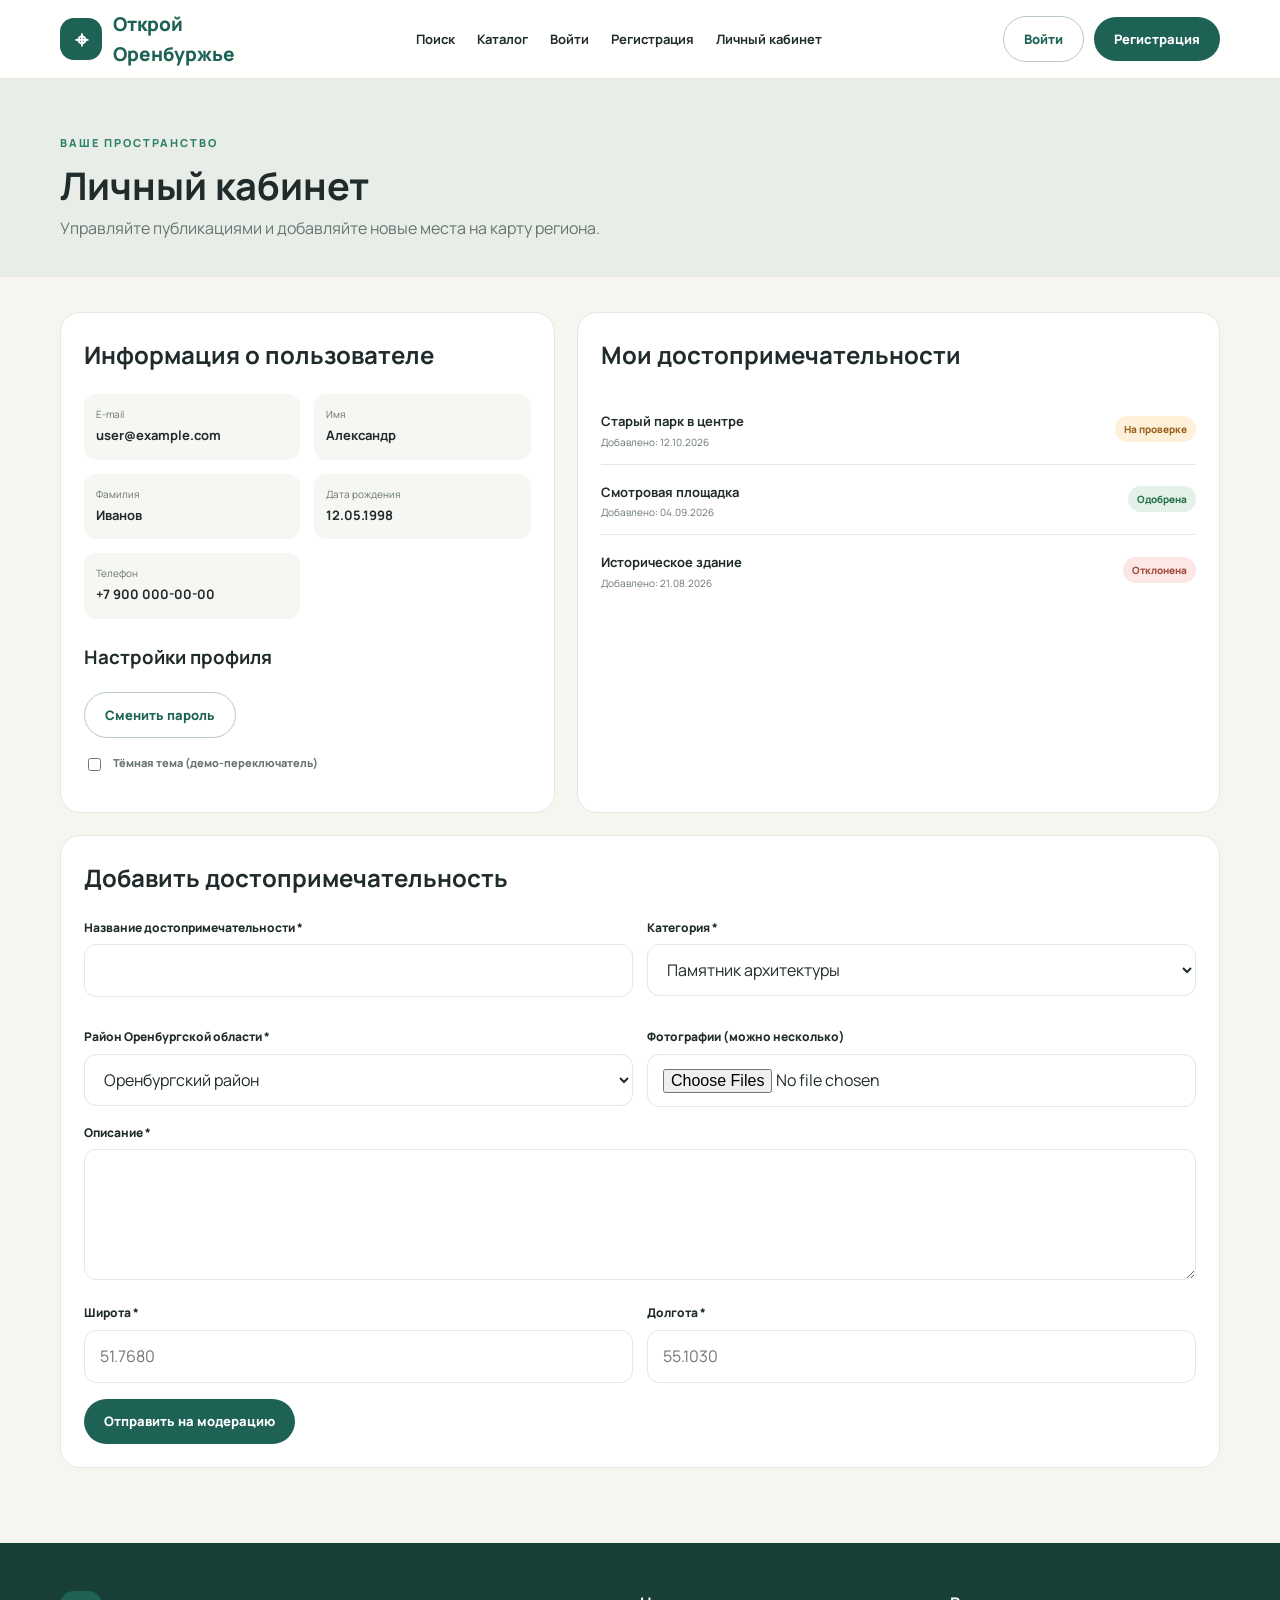
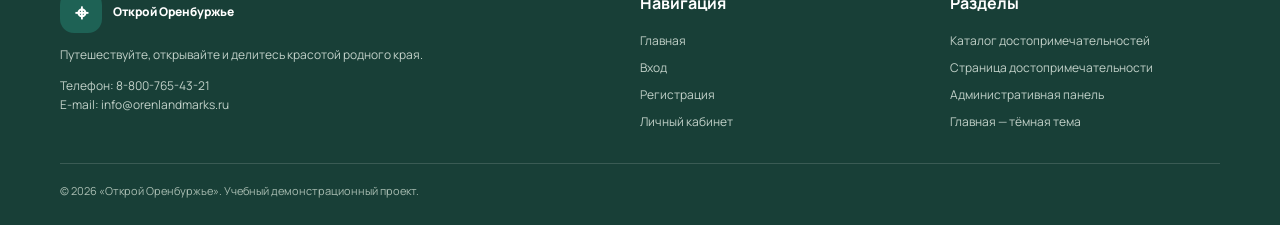
<file: profile.html>
<!doctype html><html lang="ru"><head><meta charset="utf-8"><meta name="viewport" content="width=device-width, initial-scale=1"><title>Личный кабинет — Открой Оренбуржье</title><link rel="stylesheet" href="css/style.css"></head><body><header class="site-header"><div class="container header-inner">
<a class="brand" href="index.html"><span class="brand-mark">⌖</span><span>Открой<br>Оренбуржье</span></a>
<input class="menu-toggle" type="checkbox" id="menu-toggle"><label class="menu-icon" for="menu-toggle" aria-label="Открыть меню">☰</label>
<nav class="nav" id="main-nav"><a href="index.html#search-section" id="go-to-search">Поиск</a><a href="catalog.html" id="nav-catalog">Каталог</a><a href="login.html" id="nav-login">Войти</a><a href="register.html" id="nav-register">Регистрация</a><a href="profile.html" id="nav-profile">Личный кабинет</a></nav>
<div class="nav-actions"><a class="btn btn-outline" href="login.html">Войти</a><a class="btn" href="register.html">Регистрация</a></div></div></header><section class="page-hero"><div class="container"><span class="eyebrow">Ваше пространство</span><h1>Личный кабинет</h1><p class="section-sub">Управляйте публикациями и добавляйте новые места на карту региона.</p></div></section><main class="container" id="profile-page" style="padding:35px 0 75px"><div class="profile-grid"><section class="panel" id="user-info"><h2 style="margin-top:0">Информация о пользователе</h2><div class="profile-details"><div class="detail"><small>E-mail</small><strong>user@example.com</strong></div><div class="detail"><small>Имя</small><strong>Александр</strong></div><div class="detail"><small>Фамилия</small><strong>Иванов</strong></div><div class="detail"><small>Дата рождения</small><strong>12.05.1998</strong></div><div class="detail"><small>Телефон</small><strong>+7 900 000-00-00</strong></div></div><section id="profile-settings" style="margin-top:24px"><h3>Настройки профиля</h3><a class="btn btn-outline" id="change-password-btn" href="login.html">Сменить пароль</a><label class="checkline" style="margin-top:16px"><input type="checkbox" id="theme-toggle"> Тёмная тема (демо-переключатель)</label></section></section><section class="panel" id="my-landmarks"><h2 style="margin-top:0">Мои достопримечательности</h2><div class="list-item"><div><strong>Старый парк в центре</strong><small>Добавлено: 12.10.2026</small></div><span class="status">На проверке</span></div><div class="list-item"><div><strong>Смотровая площадка</strong><small>Добавлено: 04.09.2026</small></div><span class="status ok">Одобрена</span></div><div class="list-item"><div><strong>Историческое здание</strong><small>Добавлено: 21.08.2026</small></div><span class="status no">Отклонена</span></div></section></div><section class="panel" style="margin-top:22px"><h2 style="margin-top:0">Добавить достопримечательность</h2><form id="add-landmark-form"><div class="two-col"><div class="form-group"><label for="landmark-title">Название достопримечательности *</label><input class="field" id="landmark-title" required></div><div class="form-group"><label for="landmark-category">Категория *</label><select class="field" id="landmark-category" required><option>Памятник архитектуры</option><option>Природный объект</option><option>Музей</option><option>Историческое место</option><option>Религиозное сооружение</option><option>Другое</option></select></div><div class="form-group"><label for="landmark-district">Район Оренбургской области *</label><select class="field" id="landmark-district"><option>Оренбургский район</option><option>Бузулукский район</option><option>Соль-Илецкий район</option><option>Орский городской округ</option><option>Другой район</option></select></div><div class="form-group"><label for="landmark-images">Фотографии (можно несколько)</label><input class="field" type="file" id="landmark-images" multiple accept="image/*"></div></div><div class="form-group"><label for="landmark-description">Описание *</label><textarea class="field" id="landmark-description" rows="4" required></textarea></div><div class="two-col"><div class="form-group"><label for="landmark-lat">Широта *</label><input class="field" id="landmark-lat" placeholder="51.7680" required></div><div class="form-group"><label for="landmark-lng">Долгота *</label><input class="field" id="landmark-lng" placeholder="55.1030" required></div></div><button class="btn" id="landmark-submit" type="submit">Отправить на модерацию</button></form></section></main><footer class="footer" id="footer"><div class="container"><div class="footer-grid"><div><a class="brand" href="index.html"><span class="brand-mark">⌖</span><span style="color:white">Открой Оренбуржье</span></a><p>Путешествуйте, открывайте и делитесь красотой родного края.</p><p>Телефон: 8-800-765-43-21<br>E-mail: info@orenlandmarks.ru</p></div><div><h4>Навигация</h4><div class="footer-links"><a href="index.html">Главная</a><a href="login.html">Вход</a><a href="register.html">Регистрация</a><a href="profile.html">Личный кабинет</a></div></div><div><h4>Разделы</h4><div class="footer-links"><a href="catalog.html">Каталог достопримечательностей</a><a href="landmark.html">Страница достопримечательности</a><a href="admin.html">Административная панель</a><a href="index_dark.html">Главная — тёмная тема</a></div></div></div><div class="copyright">© 2026 «Открой Оренбуржье». Учебный демонстрационный проект.</div></div></footer></body></html>
</file>
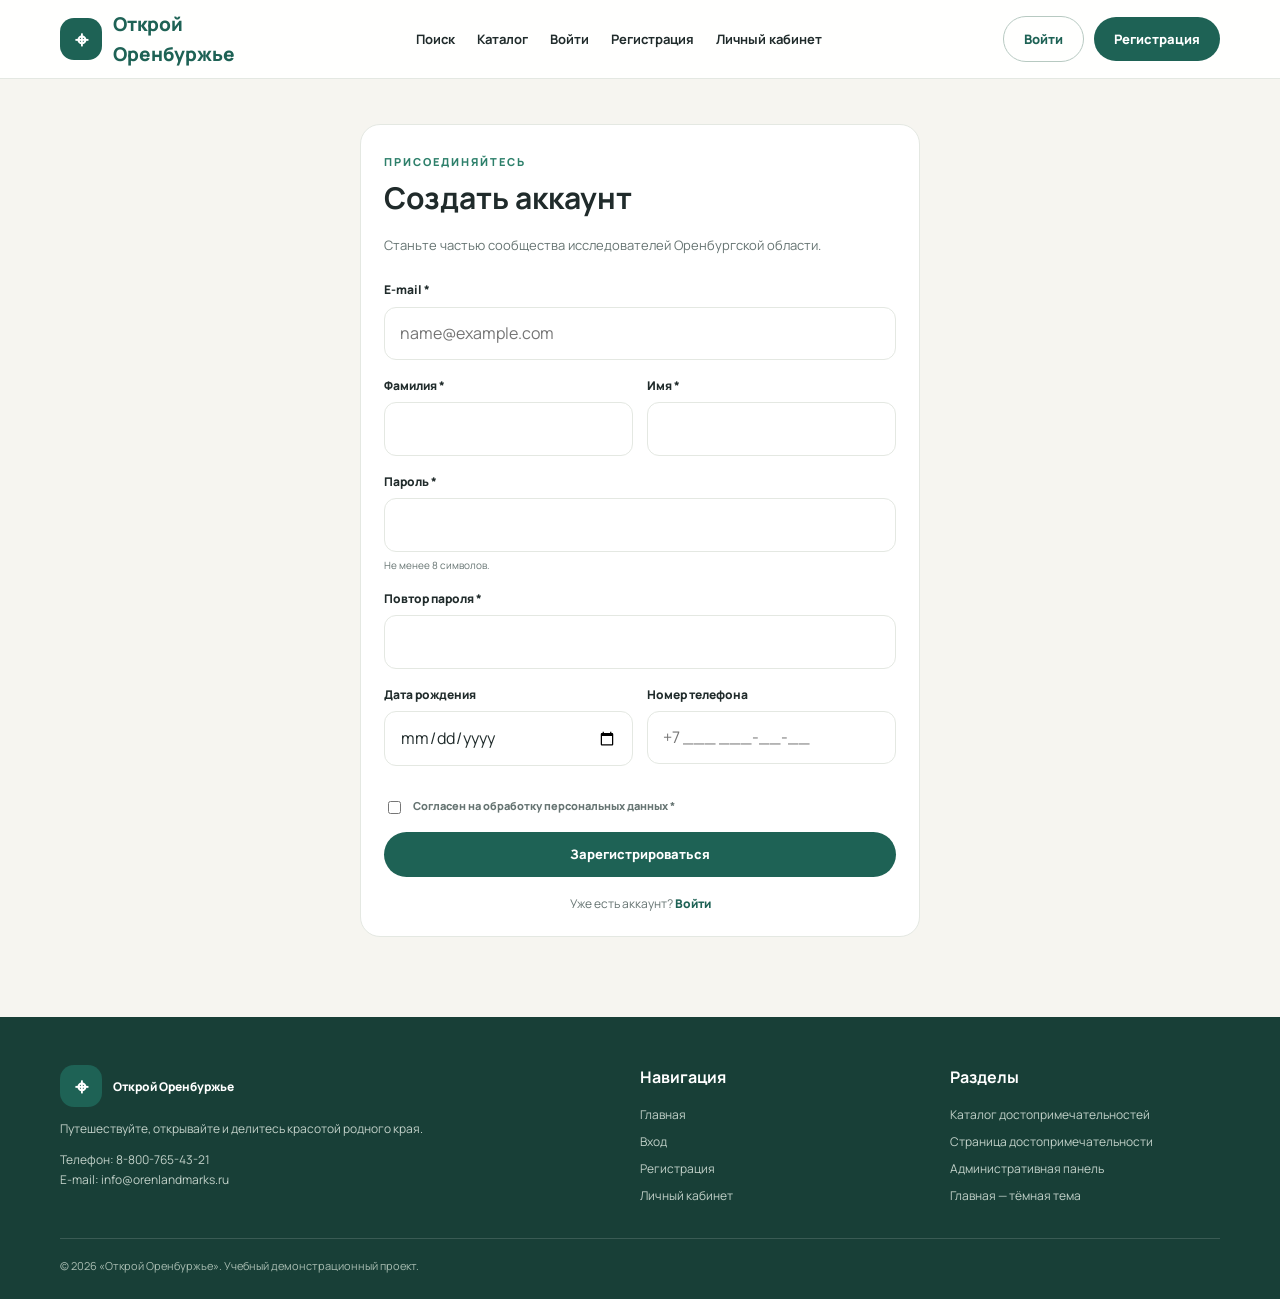
<file: register.html>
<!doctype html><html lang="ru"><head><meta charset="utf-8"><meta name="viewport" content="width=device-width, initial-scale=1"><title>Регистрация — Открой Оренбуржье</title><link rel="stylesheet" href="css/style.css"></head><body><header class="site-header"><div class="container header-inner">
<a class="brand" href="index.html"><span class="brand-mark">⌖</span><span>Открой<br>Оренбуржье</span></a>
<input class="menu-toggle" type="checkbox" id="menu-toggle"><label class="menu-icon" for="menu-toggle" aria-label="Открыть меню">☰</label>
<nav class="nav" id="main-nav"><a href="index.html#search-section" id="go-to-search">Поиск</a><a href="catalog.html" id="nav-catalog">Каталог</a><a href="login.html" id="nav-login">Войти</a><a href="register.html" id="nav-register">Регистрация</a><a href="profile.html" id="nav-profile">Личный кабинет</a></nav>
<div class="nav-actions"><a class="btn btn-outline" href="login.html">Войти</a><a class="btn" href="register.html">Регистрация</a></div></div></header><main class="container form-wrap"><form class="form-card" id="register-form"><span class="eyebrow">Присоединяйтесь</span><h1>Создать аккаунт</h1><p>Станьте частью сообщества исследователей Оренбургской области.</p><div class="form-group"><label for="reg-email">E-mail *</label><input class="field" type="email" id="reg-email" required placeholder="name@example.com"></div><div class="form-row"><div class="form-group"><label for="reg-lastname">Фамилия *</label><input class="field" id="reg-lastname" required></div><div class="form-group"><label for="reg-firstname">Имя *</label><input class="field" id="reg-firstname" required></div></div><div class="form-group"><label for="reg-password">Пароль *</label><input class="field" type="password" id="reg-password" minlength="8" required><small>Не менее 8 символов.</small></div><div class="form-group"><label for="reg-password-confirm">Повтор пароля *</label><input class="field" type="password" id="reg-password-confirm" required></div><div class="form-row"><div class="form-group"><label for="reg-birthdate">Дата рождения</label><input class="field" type="date" id="reg-birthdate"></div><div class="form-group"><label for="reg-phone">Номер телефона</label><input class="field" type="tel" id="reg-phone" placeholder="+7 ___ ___-__-__"></div></div><label class="checkline"><input type="checkbox" id="reg-consent" required> <span>Согласен на обработку персональных данных *</span></label><button class="btn full" id="reg-submit" type="submit">Зарегистрироваться</button><div class="form-note">Уже есть аккаунт? <a href="login.html" style="color:var(--green);font-weight:800">Войти</a></div></form></main><footer class="footer" id="footer"><div class="container"><div class="footer-grid"><div><a class="brand" href="index.html"><span class="brand-mark">⌖</span><span style="color:white">Открой Оренбуржье</span></a><p>Путешествуйте, открывайте и делитесь красотой родного края.</p><p>Телефон: 8-800-765-43-21<br>E-mail: info@orenlandmarks.ru</p></div><div><h4>Навигация</h4><div class="footer-links"><a href="index.html">Главная</a><a href="login.html">Вход</a><a href="register.html">Регистрация</a><a href="profile.html">Личный кабинет</a></div></div><div><h4>Разделы</h4><div class="footer-links"><a href="catalog.html">Каталог достопримечательностей</a><a href="landmark.html">Страница достопримечательности</a><a href="admin.html">Административная панель</a><a href="index_dark.html">Главная — тёмная тема</a></div></div></div><div class="copyright">© 2026 «Открой Оренбуржье». Учебный демонстрационный проект.</div></div></footer></body></html>
</file>
<file: css/style.css>
@import url('https://fonts.googleapis.com/css2?family=Manrope:wght@400;500;600;700;800&display=swap');
:root{--bg:#f6f5f0;--surface:#fff;--ink:#202b2b;--muted:#667472;--line:#e4e8e2;--green:#1e6255;--green2:#2e806b;--sand:#e9dfca;--accent:#d68b42;--shadow:0 14px 38px rgba(31,55,48,.09);--radius:22px}
*{box-sizing:border-box}html{scroll-behavior:smooth}body{margin:0;background:var(--bg);color:var(--ink);font-family:Manrope,Arial,sans-serif;line-height:1.6}a{color:inherit;text-decoration:none}img{display:block;max-width:100%}button,input,select,textarea{font:inherit}.container{width:min(1160px,calc(100% - 40px));margin:auto}.site-header{background:rgba(255,255,255,.92);border-bottom:1px solid var(--line);position:sticky;top:0;z-index:20;backdrop-filter:blur(12px)}.header-inner{min-height:78px;display:flex;align-items:center;justify-content:space-between;gap:24px}.brand{display:flex;align-items:center;gap:11px;font-weight:800;font-size:19px;color:var(--green)}.brand-mark{width:42px;height:42px;border-radius:14px;background:var(--green);display:grid;place-items:center;color:white;font-size:23px}.nav{display:flex;align-items:center;gap:22px;font-size:13px;font-weight:700}.nav a:hover,.footer a:hover{color:var(--accent)}.nav-actions{display:flex;align-items:center;gap:10px}.btn{display:inline-flex;align-items:center;justify-content:center;gap:8px;border:0;border-radius:999px;padding:12px 20px;background:var(--green);color:white;font-weight:800;font-size:13px;cursor:pointer;transition:.2s}.btn:hover{background:var(--green2);transform:translateY(-2px)}.btn-outline{background:transparent;color:var(--green);border:1px solid #b7c9c1}.btn-outline:hover{color:white}.menu-toggle,.menu-icon{display:none}.hero{padding:76px 0 64px;background:linear-gradient(120deg,#e6eee7 0%,#f5f0e4 55%,#ead9bd 100%);overflow:hidden}.hero-grid{display:grid;grid-template-columns:1.03fr .97fr;align-items:center;gap:44px}.eyebrow{color:var(--green2);font-size:11px;font-weight:800;letter-spacing:2px;text-transform:uppercase}.hero h1{font-size:clamp(38px,5.3vw,66px);line-height:1.08;letter-spacing:-2.8px;margin:16px 0 20px}.hero p{color:#53635e;max-width:530px}.hero-art{min-height:350px;border-radius:32px;background:linear-gradient(145deg,#8eaa8e,#315e51);position:relative;overflow:hidden;box-shadow:var(--shadow)}.hero-art:before{content:"";position:absolute;width:120%;height:65%;left:-10%;bottom:-15%;background:#d7c69f;border-radius:50% 50% 0 0;transform:rotate(-8deg)}.hero-art:after{content:"";position:absolute;width:75%;height:70%;right:-8%;bottom:3%;background:#6d8c6d;clip-path:polygon(50% 0,100% 100%,0 100%);filter:drop-shadow(0 10px 10px #28473d)}.sun{position:absolute;width:95px;height:95px;border-radius:50%;background:#f1c77e;top:48px;right:76px}.art-label{position:absolute;z-index:2;left:28px;bottom:26px;color:white;font-weight:800;font-size:14px}.section{padding:76px 0}.section-head{display:flex;align-items:end;justify-content:space-between;gap:20px;margin-bottom:28px}.section h2{font-size:clamp(26px,3vw,38px);letter-spacing:-1.2px;line-height:1.2;margin:8px 0}.section-sub{color:var(--muted);margin:0}.search-panel{margin-top:-30px;position:relative;z-index:2;background:var(--surface);padding:22px;border-radius:20px;box-shadow:var(--shadow);display:flex;gap:12px}.field{width:100%;border:1px solid var(--line);border-radius:12px;padding:13px 15px;background:#fff;color:var(--ink);outline:none}.field:focus{border-color:var(--green2);box-shadow:0 0 0 3px #2e806b18}label{font-size:12px;font-weight:800;display:block;margin-bottom:7px}.search-panel input{flex:1}.feature-grid{display:grid;grid-template-columns:repeat(4,1fr);gap:16px}.feature{padding:23px;background:var(--surface);border:1px solid var(--line);border-radius:18px}.feature-icon{width:46px;height:46px;border-radius:14px;background:#e7efe8;display:grid;place-items:center;font-size:22px;margin-bottom:14px}.feature h3{font-size:15px;margin:0 0 6px}.feature p{font-size:12px;color:var(--muted);margin:0}.cards{display:grid;grid-template-columns:repeat(3,1fr);gap:20px}.landmark-card{background:var(--surface);border:1px solid var(--line);border-radius:20px;overflow:hidden;transition:.2s}.landmark-card:hover{transform:translateY(-5px);box-shadow:var(--shadow)}.landmark-image{height:190px;position:relative;overflow:hidden;background:linear-gradient(135deg,#b8c9ad,#547b67)}.landmark-image img{width:100%;height:100%;object-fit:cover}.landmark-image .scene{height:100%;display:grid;place-items:center;font-size:65px;color:#fff;background:linear-gradient(145deg,#9cb79b,#315c50)}.card-body{padding:19px}.category{display:inline-block;background:#edf2ec;color:var(--green);border-radius:999px;padding:5px 10px;font-size:10px;font-weight:800}.card-body h3{font-size:18px;margin:10px 0 5px}.meta{font-size:11px;color:var(--muted);display:flex;flex-wrap:wrap;gap:10px;margin:10px 0}.stars{color:#d79538;letter-spacing:2px;font-size:13px}.card-bottom{border-top:1px solid var(--line);padding-top:13px;display:flex;justify-content:space-between;align-items:center;font-size:11px;color:var(--muted)}.slider{position:relative;overflow:hidden;border-radius:24px;background:#234c42;color:white;min-height:350px}.slides{display:flex;width:400%;animation:travel 20s infinite}.slide{width:25%;min-height:350px;padding:48px;display:flex;flex-direction:column;justify-content:end;background:linear-gradient(135deg,#79977b,#244f45)}.slide:nth-child(2){background:linear-gradient(135deg,#b1a17b,#496b5a)}.slide:nth-child(3){background:linear-gradient(135deg,#8e9d9c,#315a54)}.slide:nth-child(4){background:linear-gradient(135deg,#c39c6d,#4b6552)}.slide h3{font-size:30px;margin:0}.slide p{max-width:450px;color:#f2f3e9}.slider-dots{display:flex;justify-content:center;gap:8px;margin-top:14px}.slider-dots span{width:8px;height:8px;border-radius:50%;background:#b7c8bc}.slider-dots span:first-child{background:var(--green)}@keyframes travel{0%,20%{transform:translateX(0)}25%,45%{transform:translateX(-25%)}50%,70%{transform:translateX(-50%)}75%,95%{transform:translateX(-75%)}100%{transform:translateX(0)}}.partners{display:grid;grid-template-columns:repeat(3,1fr);gap:16px}.partner{background:var(--surface);border:1px solid var(--line);border-radius:16px;padding:25px;text-align:center;color:var(--green);font-weight:800}.footer{background:#183f37;color:#e6eee8;padding:48px 0 25px}.footer-grid{display:grid;grid-template-columns:2fr 1fr 1fr;gap:40px}.footer p,.footer a{color:#c2d1c9;font-size:12px}.footer h4{margin:0 0 14px;color:white}.footer-links{display:grid;gap:8px}.copyright{border-top:1px solid #ffffff25;margin-top:32px;padding-top:18px;color:#a9bdb2;font-size:11px}
.page-hero{padding:50px 0 35px;background:#e8eee7}.page-hero h1{font-size:38px;line-height:1.2;margin:8px 0}.page-layout{display:grid;grid-template-columns:250px 1fr;gap:28px;padding:38px 0 75px}.panel,.form-card,.info-card{background:var(--surface);border:1px solid var(--line);border-radius:20px;padding:23px}.filter-panel h3{margin-top:0}.filter-option{display:block;padding:8px 0;color:var(--muted);font-size:13px}.catalog-tools{display:flex;gap:10px;margin-bottom:20px}.catalog-tools input{flex:1}.form-wrap{max-width:560px;margin:45px auto 80px}.form-card h1{font-size:30px;margin:0 0 8px}.form-card>p{color:var(--muted);font-size:13px;margin-bottom:25px}.form-row{display:grid;grid-template-columns:1fr 1fr;gap:14px}.form-group{margin-bottom:16px}.form-group small{display:block;color:var(--muted);font-size:10px;margin-top:5px}.checkline{display:flex;align-items:flex-start;gap:9px;font-size:11px;color:var(--muted);margin:15px 0}.checkline input{margin-top:4px}.full{width:100%}.form-note{text-align:center;font-size:12px;color:var(--muted);margin-top:17px}.profile-grid{display:grid;grid-template-columns:1fr 1.3fr;gap:22px}.profile-details{display:grid;grid-template-columns:1fr 1fr;gap:14px}.detail{padding:12px;background:#f6f7f3;border-radius:12px}.detail small{display:block;color:var(--muted);font-size:10px}.detail strong{font-size:13px}.status{font-size:10px;padding:5px 9px;border-radius:99px;background:#fff0d9;color:#9a641f;font-weight:800}.status.ok{background:#e3f1e8;color:#28734c}.status.no{background:#fbe7e4;color:#a44c40}.list-item{padding:14px 0;border-bottom:1px solid var(--line);display:flex;justify-content:space-between;gap:10px;align-items:center}.list-item:last-child{border:0}.list-item strong{font-size:13px}.list-item small{display:block;color:var(--muted);font-size:10px}.two-col{display:grid;grid-template-columns:1fr 1fr;gap:14px}.landmark-detail{padding:40px 0 80px}.detail-hero{min-height:300px;border-radius:24px;background:linear-gradient(135deg,#8da98d,#315d50);display:flex;align-items:end;padding:35px;color:white}.detail-hero h1{font-size:42px;margin:0}.detail-content{display:grid;grid-template-columns:1.5fr .8fr;gap:25px;margin-top:25px}.photo-strip{display:grid;grid-template-columns:repeat(3,1fr);gap:12px;margin:20px 0}.photo{height:130px;border-radius:14px;background:linear-gradient(135deg,#b2c3a5,#547b67);display:grid;place-items:center;font-size:38px}.comment{border-bottom:1px solid var(--line);padding:13px 0;font-size:12px}.comment small{color:var(--muted)}.admin-layout{padding:40px 0 80px}.admin-grid{display:grid;grid-template-columns:1fr 1fr;gap:24px}.admin-list{display:grid;gap:12px}.admin-tile{padding:15px;border:1px solid var(--line);border-radius:14px;display:flex;justify-content:space-between;gap:10px}.admin-tile strong{font-size:13px}.admin-tile small{color:var(--muted);display:block;font-size:10px}
@media(max-width:900px){.nav{gap:12px}.nav a{font-size:11px}.feature-grid{grid-template-columns:repeat(2,1fr)}.cards{grid-template-columns:repeat(2,1fr)}.page-layout{grid-template-columns:210px 1fr}.hero-grid{gap:25px}.profile-grid,.detail-content{grid-template-columns:1fr}}
@media(max-width:680px){.container{width:min(100% - 28px,560px)}.header-inner{min-height:68px}.menu-icon{display:grid;place-items:center;width:42px;height:42px;border:1px solid var(--line);border-radius:12px;font-size:22px;cursor:pointer}.nav{display:none;position:absolute;left:14px;right:14px;top:68px;background:white;border:1px solid var(--line);border-radius:16px;padding:18px;box-shadow:var(--shadow);align-items:stretch;flex-direction:column}.menu-toggle:checked~.nav{display:flex}.nav-actions{display:none}.hero{padding:45px 0}.hero-grid{grid-template-columns:1fr}.hero-art{min-height:230px}.hero h1{letter-spacing:-1.5px}.search-panel{margin-top:0;flex-direction:column}.section{padding:52px 0}.section-head{align-items:start;flex-direction:column}.feature-grid{grid-template-columns:1fr 1fr;gap:10px}.feature{padding:16px}.cards{grid-template-columns:1fr}.landmark-image{height:210px}.slider,.slide{min-height:290px}.slide{padding:25px}.slide h3{font-size:24px}.partners{grid-template-columns:1fr}.footer-grid{grid-template-columns:1fr;gap:22px}.page-hero{padding:35px 0}.page-hero h1{font-size:30px}.page-layout{grid-template-columns:1fr;padding-top:22px}.filter-panel{order:0}.catalog-tools{flex-direction:column}.form-wrap{margin:25px auto 55px}.form-card{padding:20px}.form-row,.two-col,.admin-grid{grid-template-columns:1fr}.profile-details{grid-template-columns:1fr 1fr}.detail-hero{min-height:230px;padding:22px}.detail-hero h1{font-size:30px}.photo{height:95px}.admin-layout{padding-top:25px}}
@media print{body{background:white;color:#000}.site-header,.footer,.filter-panel,.catalog-tools,.btn{display:none!important}.page-hero{background:white;padding:10px 0}.page-hero h1{display:none}.page-hero:after{content:"Достопримечательности Оренбургской области";display:block;font-size:22px;font-weight:800}.page-layout{display:block;padding:10px 0}.cards{display:block}.landmark-card{display:flex;align-items:center;border:0;border-bottom:1px solid #aaa;border-radius:0;break-inside:avoid;margin:0;padding:10px 0}.landmark-image{width:120px;height:85px;filter:grayscale(1);flex-shrink:0}.card-body{padding:5px 14px}.card-body h3{margin:0;font-size:14px}.category,.meta,.card-bottom,.card-body p{display:none!important}}
/* Dark theme overrides for the dedicated landing page */
.dark{--bg:#101c1a;--surface:#192824;--ink:#edf3ed;--muted:#a7b7ae;--line:#2b4038;--green:#8fc4a6;--green2:#a5d4b7;--sand:#35483e;--shadow:0 14px 38px rgba(0,0,0,.25);background:var(--bg);color:var(--ink)}
.dark .site-header{background:rgba(20,35,31,.94)}.dark .brand,.dark .nav a{color:#d9eee0}.dark .hero{background:linear-gradient(120deg,#1b342d,#263a31 55%,#463b2c)}.dark .hero p,.dark .section-sub{color:#b8c9be}.dark .feature-icon{background:#2c4439}.dark .category{background:#294137;color:#b8e0c4}.dark .field{background:#20342d;color:#edf3ed;border-color:#3b5147}.dark .page-hero{background:#1b3029}.dark .detail{background:#23382f}.dark .nav{background:#192824}.dark .partner{background:#192824}.dark .footer{background:#091310}
</file>
